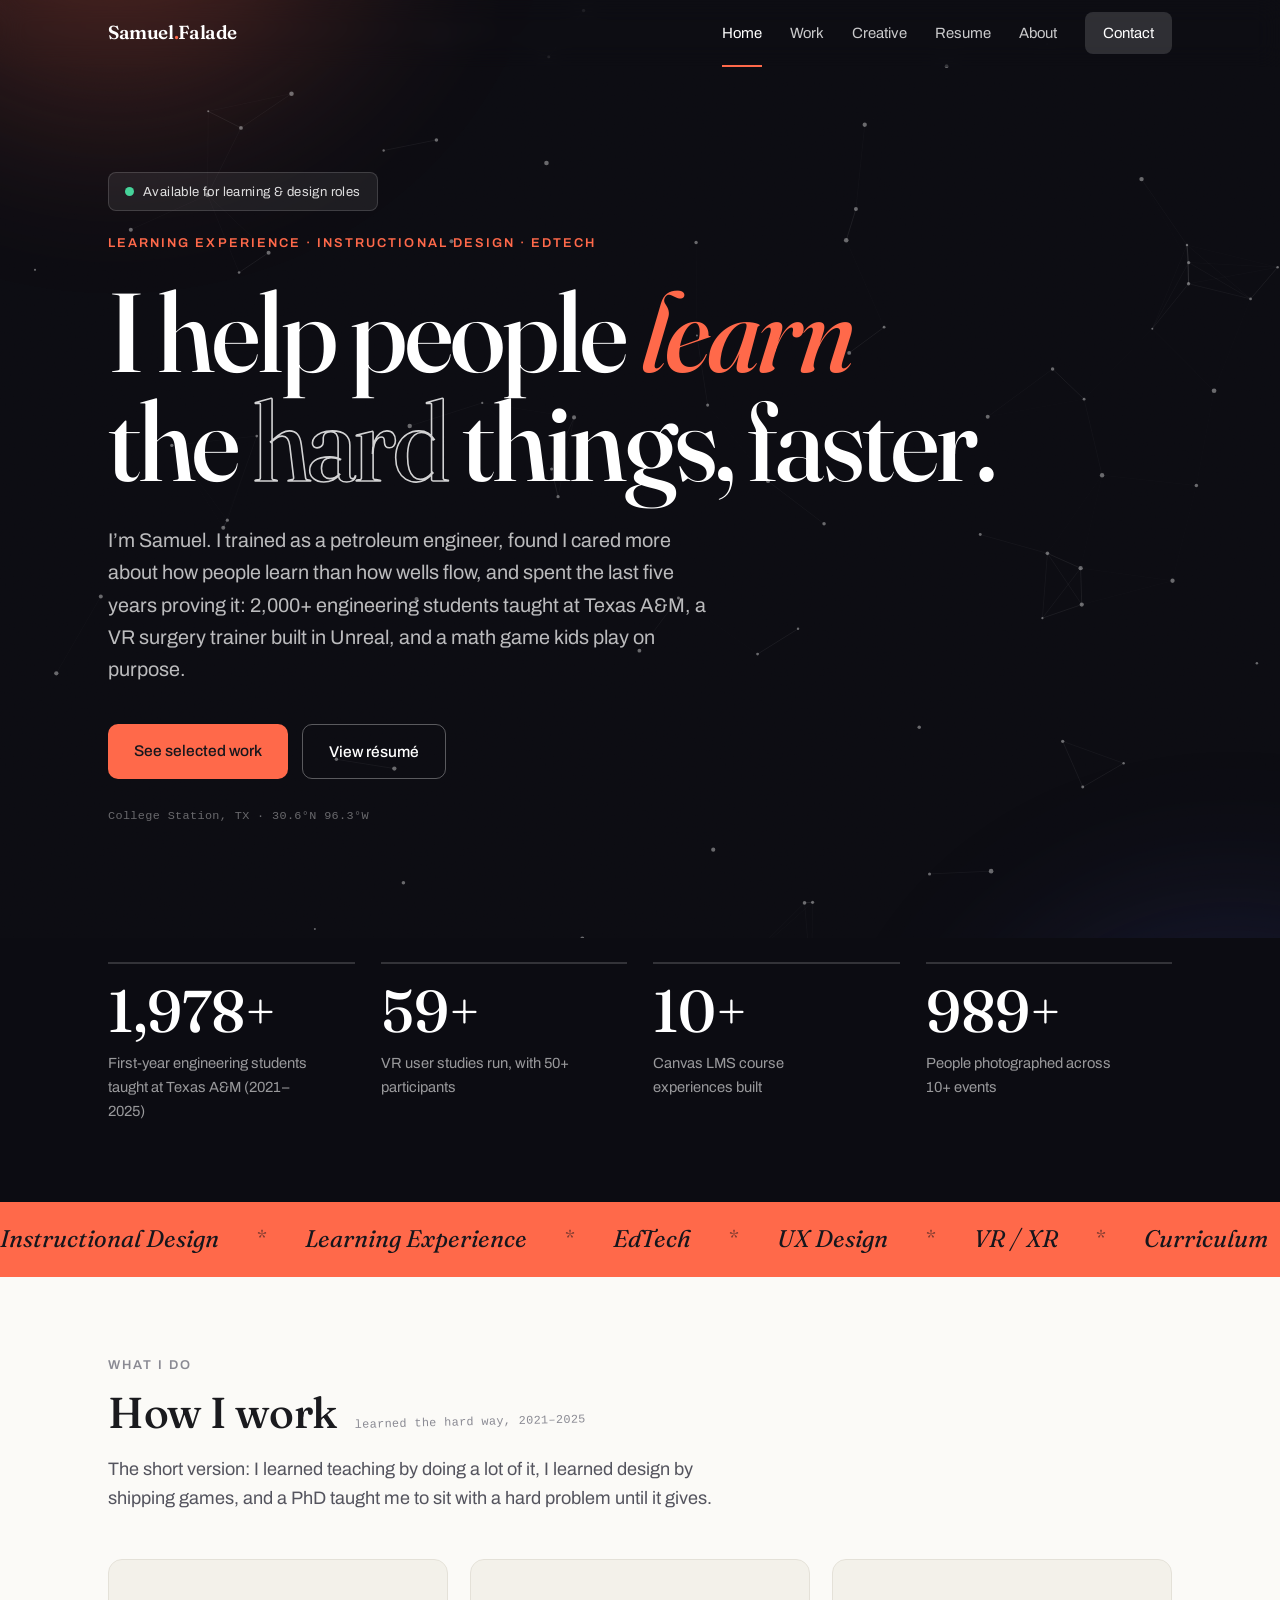
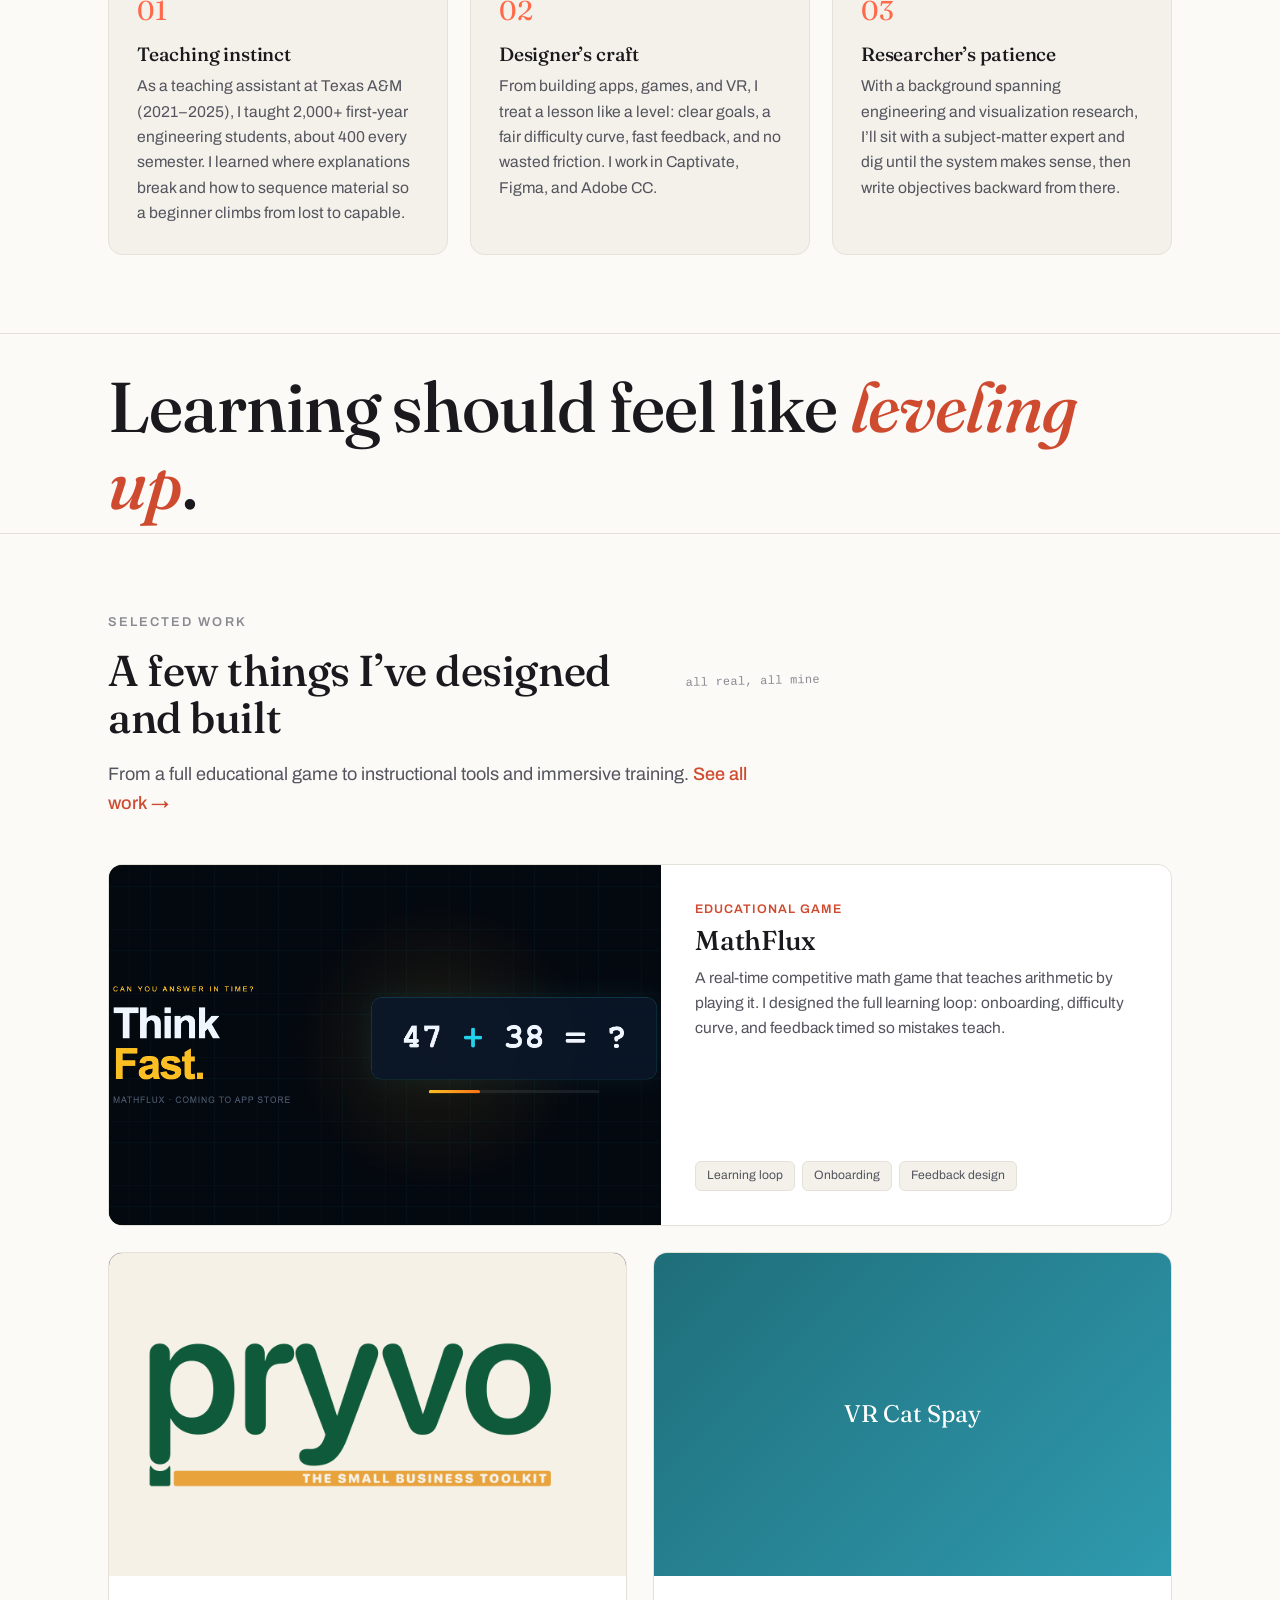
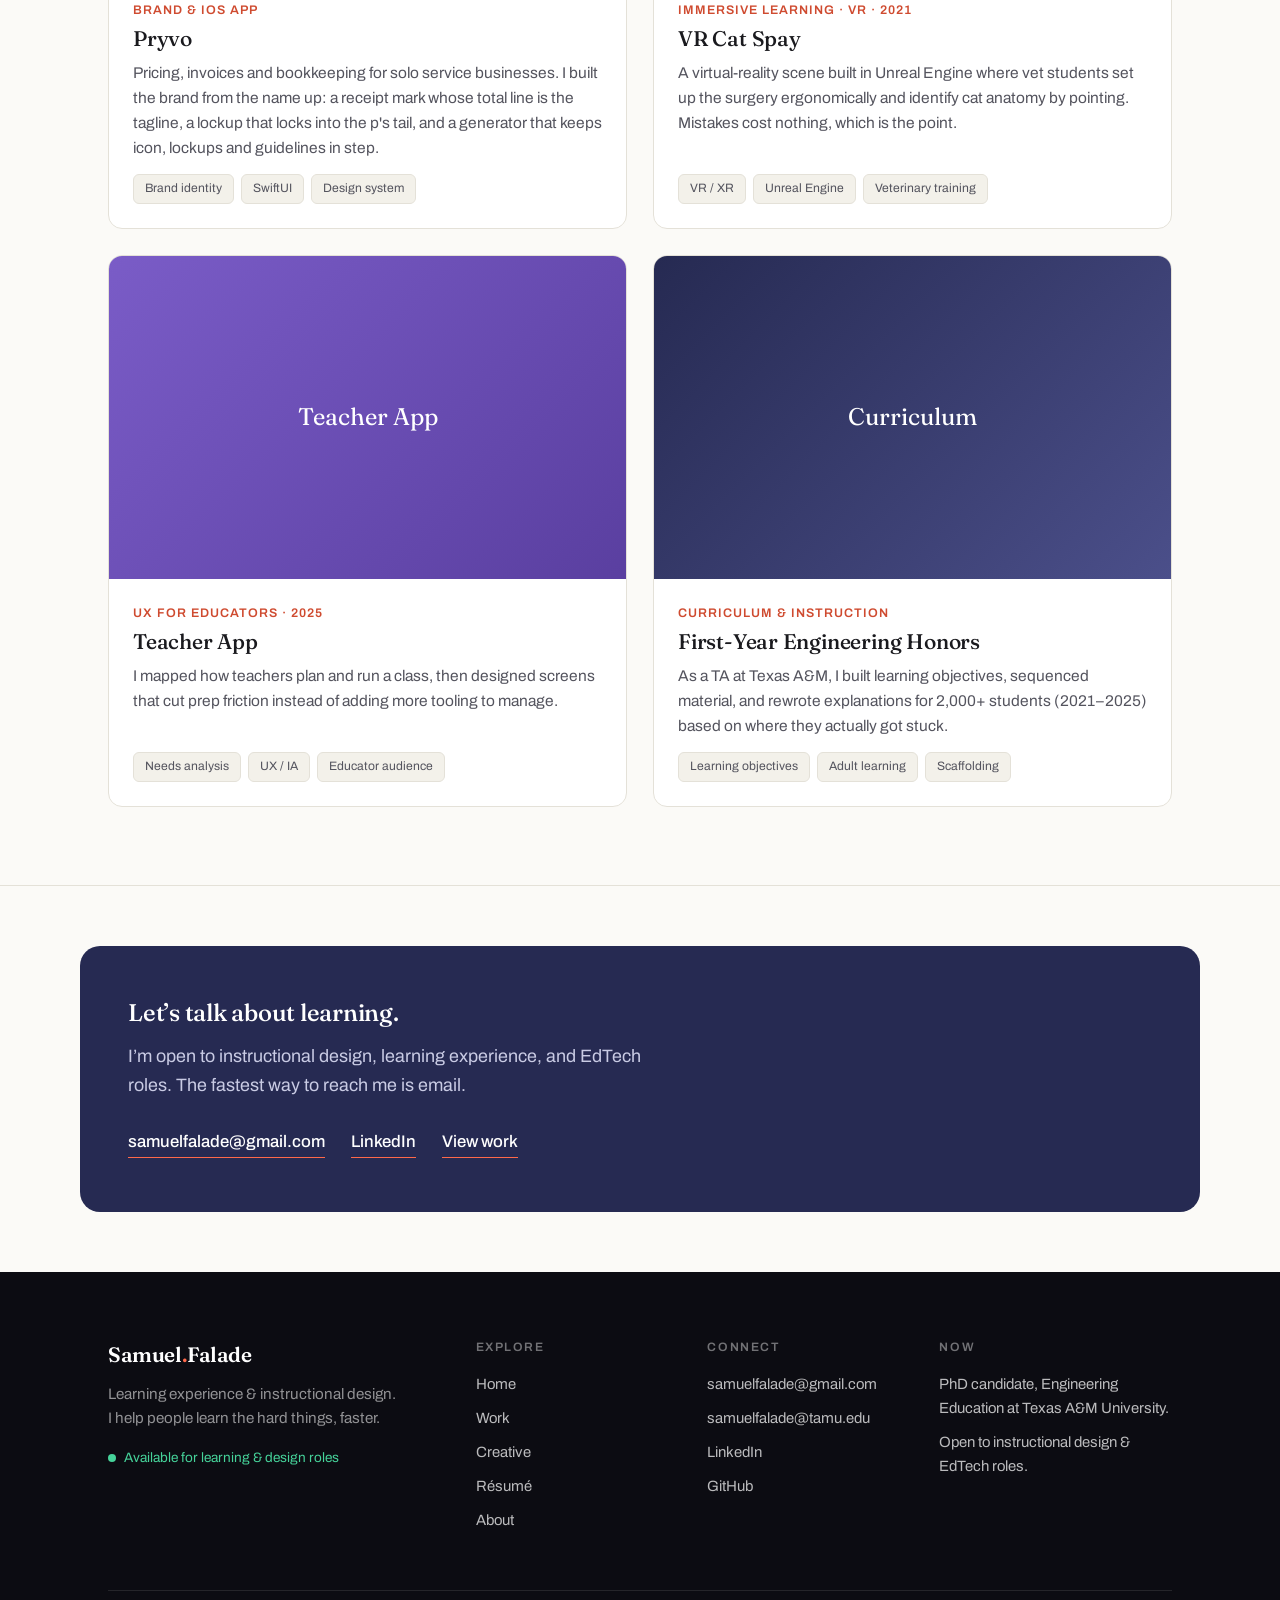
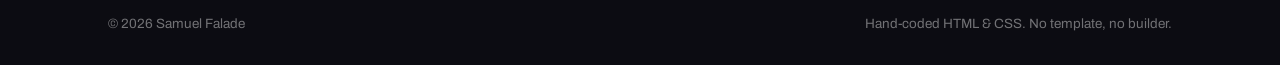
<file: index.html>
<!DOCTYPE html>
<html lang="en">
<head>
<meta charset="UTF-8" />
<meta name="viewport" content="width=device-width, initial-scale=1.0" />
<title>Samuel Falade · Learning Experience &amp; Instructional Design</title>
<meta name="description" content="Samuel Falade designs learning experiences: instructional design, EdTech, VR training, and educational games. Portfolio." />
<link rel="preconnect" href="https://fonts.googleapis.com" />
<link rel="preconnect" href="https://fonts.gstatic.com" crossorigin />
<link href="https://fonts.googleapis.com/css2?family=Fraunces:opsz,ital,wght@9..144,0,400;9..144,0,500;9..144,0,600;9..144,1,400;9..144,1,500&family=Archivo:wght@400;500;600;700&display=swap" rel="stylesheet" />
<link rel="stylesheet" href="styles.css" />
</head>
<body>

<nav class="site over-hero">
  <div class="wrap">
    <a class="brand" href="index.html">Samuel<span>.</span>Falade</a>
    <button class="menu-toggle" aria-label="Menu" onclick="document.getElementById('nav').classList.toggle('open')">&#9776;</button>
    <div class="navlinks" id="nav">
      <a href="index.html" class="active">Home</a>
      <a href="work.html">Work</a>
      <a href="creative.html">Creative</a>
      <a href="resume.html">Resume</a>
      <a href="about.html">About</a>
      <a class="btn" href="mailto:samuelfalade@gmail.com">Contact</a>
    </div>
  </div>
</nav>

<header class="hero-cine">
  <div class="glow"></div>
  <div class="grain"></div>
  <div class="hero-scroll">
  <div class="wrap">
    <span class="avail"><span class="dot"></span> Available for learning &amp; design roles</span>
    <div class="eyebrow" style="margin-top:22px;">Learning Experience &middot; Instructional Design &middot; EdTech</div>
    <h1>I help people <span class="it">learn</span><br>the <span class="out">hard</span> things, faster.</h1>
    <p class="lede">
      I&rsquo;m Samuel. I trained as a petroleum engineer, found I cared more about how people learn
      than how wells flow, and spent the last five years proving it: 2,000+ engineering students
      taught at Texas A&amp;M, a VR surgery trainer built in Unreal, and a math game kids play on purpose.
    </p>
    <div class="cta-row">
      <a class="btn-lg primary" href="work.html">See selected work</a>
      <a class="btn-lg ghost" href="resume.html">View r&eacute;sum&eacute;</a>
    </div>
    <div class="note-mono hero-note">College Station, TX &middot; 30.6&deg;N 96.3&deg;W</div>
  </div>
  </div>
</header>

<section class="stats-band">
  <div class="wrap">
    <div class="stats-grid">
      <div class="stat reveal"><div class="stat-num" data-target="2000" data-suffix="+">0</div><div class="stat-label">First-year engineering students taught at Texas A&amp;M (2021&ndash;2025)</div></div>
      <div class="stat reveal"><div class="stat-num" data-target="60" data-suffix="+">0</div><div class="stat-label">VR user studies run, with 50+ participants</div></div>
      <div class="stat reveal"><div class="stat-num" data-target="10" data-suffix="+">0</div><div class="stat-label">Canvas LMS course experiences built</div></div>
      <div class="stat reveal"><div class="stat-num" data-target="1000" data-suffix="+">0</div><div class="stat-label">People photographed across 10+ events</div></div>
    </div>
  </div>
</section>

<div class="marquee" aria-hidden="true">
  <div class="track">
    <span class="item">Instructional Design</span><span class="item">Learning Experience</span><span class="item">EdTech</span><span class="item">UX Design</span><span class="item">VR / XR</span><span class="item">Curriculum</span>
    <span class="item">Instructional Design</span><span class="item">Learning Experience</span><span class="item">EdTech</span><span class="item">UX Design</span><span class="item">VR / XR</span><span class="item">Curriculum</span>
  </div>
</div>

<section>
  <div class="wrap">
    <div class="sec-label reveal">What I do</div>
    <div class="sec-head-row reveal"><h2>How I work</h2><span class="note-mono">learned the hard way, 2021&ndash;2025</span></div>
    <p class="sec-intro reveal">
      The short version: I learned teaching by doing a lot of it, I learned design by shipping
      games, and a PhD taught me to sit with a hard problem until it gives.
    </p>
    <div class="pillars">
      <div class="pillar reveal">
        <div class="n">01</div>
        <h3>Teaching instinct</h3>
        <p>As a teaching assistant at Texas A&amp;M (2021&ndash;2025), I taught 2,000+ first-year engineering
        students, about 400 every semester. I learned where explanations break and how to sequence material
        so a beginner climbs from lost to capable.</p>
      </div>
      <div class="pillar reveal">
        <div class="n">02</div>
        <h3>Designer&rsquo;s craft</h3>
        <p>From building apps, games, and VR, I treat a lesson like a level: clear goals, a fair
        difficulty curve, fast feedback, and no wasted friction. I work in Captivate, Figma, and Adobe CC.</p>
      </div>
      <div class="pillar reveal">
        <div class="n">03</div>
        <h3>Researcher&rsquo;s patience</h3>
        <p>With a background spanning engineering and visualization research, I&rsquo;ll sit with a
        subject-matter expert and dig until the system makes sense, then write objectives backward from there.</p>
      </div>
    </div>
  </div>
</section>

<section class="statement">
  <div class="wrap">
    <p class="big-say reveal">Learning should feel like <em>leveling up</em>.</p>
  </div>
</section>

<section>
  <div class="wrap">
    <div class="sec-label reveal">Selected work</div>
    <div class="sec-head-row reveal"><h2>A few things I&rsquo;ve designed and built</h2><span class="note-mono">all real, all mine</span></div>
    <p class="sec-intro reveal">From a full educational game to instructional tools and immersive training. <a href="work.html" style="color:var(--accent-deep);font-weight:500;">See all work &rarr;</a></p>
    <div class="grid">

      <a class="proj-card featured reveal" href="https://samuelfalade.github.io/mathflux/" target="_blank" rel="noopener">
        <div class="ph has-img"><img src="assets/mathflux.png" alt="MathFlux · Think Fast, a timed mental-math challenge"></div>
        <div class="body">
          <div class="kicker">Educational game</div>
          <h3>MathFlux</h3>
          <p>A real-time competitive math game that teaches arithmetic by playing it. I designed the full
          learning loop: onboarding, difficulty curve, and feedback timed so mistakes teach.</p>
          <div class="chips"><span class="chip">Learning loop</span><span class="chip">Onboarding</span><span class="chip">Feedback design</span></div>
        </div>
      </a>

      <a class="proj-card reveal" href="https://samuelfalade.github.io/pryvo-brand/" target="_blank" rel="noopener">
        <div class="ph has-img"><img src="assets/pryvo.png" alt="Pryvo, the small business toolkit: receipt mark, wordmark and tagline bar"></div>
        <div class="body">
          <div class="kicker">Brand &amp; iOS app</div>
          <h3>Pryvo</h3>
          <p>Pricing, invoices and bookkeeping for solo service businesses. I built the brand from the
          name up: a receipt mark whose total line is the tagline, a lockup that locks into the p's tail,
          and a generator that keeps icon, lockups and guidelines in step.</p>
          <div class="chips"><span class="chip">Brand identity</span><span class="chip">SwiftUI</span><span class="chip">Design system</span></div>
        </div>
      </a>

      <a class="proj-card reveal" href="work.html">
        <div class="ph g-teal">VR Cat Spay</div>
        <div class="body">
          <div class="kicker">Immersive learning &middot; VR &middot; 2021</div>
          <h3>VR Cat Spay</h3>
          <p>A virtual-reality scene built in Unreal Engine where vet students set up the surgery
          ergonomically and identify cat anatomy by pointing. Mistakes cost nothing, which is the point.</p>
          <div class="chips"><span class="chip">VR / XR</span><span class="chip">Unreal Engine</span><span class="chip">Veterinary training</span></div>
        </div>
      </a>

      <a class="proj-card reveal" href="work.html">
        <div class="ph g-violet">Teacher App</div>
        <div class="body">
          <div class="kicker">UX for educators &middot; 2025</div>
          <h3>Teacher App</h3>
          <p>I mapped how teachers plan and run a class, then designed screens that cut prep
          friction instead of adding more tooling to manage.</p>
          <div class="chips"><span class="chip">Needs analysis</span><span class="chip">UX / IA</span><span class="chip">Educator audience</span></div>
        </div>
      </a>

      <a class="proj-card reveal" href="work.html">
        <div class="ph g-indigo">Curriculum</div>
        <div class="body">
          <div class="kicker">Curriculum &amp; instruction</div>
          <h3>First-Year Engineering Honors</h3>
          <p>As a TA at Texas A&amp;M, I built learning objectives, sequenced material, and rewrote
          explanations for 2,000+ students (2021&ndash;2025) based on where they actually got stuck.</p>
          <div class="chips"><span class="chip">Learning objectives</span><span class="chip">Adult learning</span><span class="chip">Scaffolding</span></div>
        </div>
      </a>

    </div>
  </div>
</section>

<div class="band">
  <h2 class="reveal">Let&rsquo;s talk about learning.</h2>
  <p class="reveal">I&rsquo;m open to instructional design, learning experience, and EdTech roles. The fastest way to reach me is email.</p>
  <div class="links reveal">
    <a href="mailto:samuelfalade@gmail.com">samuelfalade@gmail.com</a>
    <a href="https://www.linkedin.com/in/samuelfalade/" target="_blank" rel="noopener">LinkedIn</a>
    <a href="work.html">View work</a>
  </div>
</div>

<footer class="site-footer reveal">
  <div class="wrap">
    <div class="foot-grid">
      <div class="foot-brand">
        <div class="brand">Samuel<span>.</span>Falade</div>
        <p>Learning experience &amp; instructional design. I help people learn the hard things, faster.</p>
        <span class="foot-avail"><span class="dot"></span> Available for learning &amp; design roles</span>
      </div>
      <div class="foot-col">
        <h5>Explore</h5>
        <a href="index.html">Home</a>
        <a href="work.html">Work</a>
        <a href="creative.html">Creative</a>
        <a href="resume.html">R&eacute;sum&eacute;</a>
        <a href="about.html">About</a>
      </div>
      <div class="foot-col">
        <h5>Connect</h5>
        <a href="mailto:samuelfalade@gmail.com">samuelfalade@gmail.com</a>
        <a href="mailto:samuelfalade@tamu.edu">samuelfalade@tamu.edu</a>
        <a href="https://www.linkedin.com/in/samuelfalade/" target="_blank" rel="noopener">LinkedIn</a>
        <a href="https://github.com/samuelfalade" target="_blank" rel="noopener">GitHub</a>
      </div>
      <div class="foot-col">
        <h5>Now</h5>
        <p>PhD candidate, Engineering Education at Texas A&amp;M University.</p>
        <p>Open to instructional design &amp; EdTech roles.</p>
      </div>
    </div>
    <div class="foot-base">
      <span>&copy; 2026 Samuel Falade</span>
      <span>Hand-coded HTML &amp; CSS. No template, no builder.</span>
    </div>
  </div>
</footer>

<script src="site.js"></script>
<script src="immersive.js" defer></script>
</body>
</html>
</file>
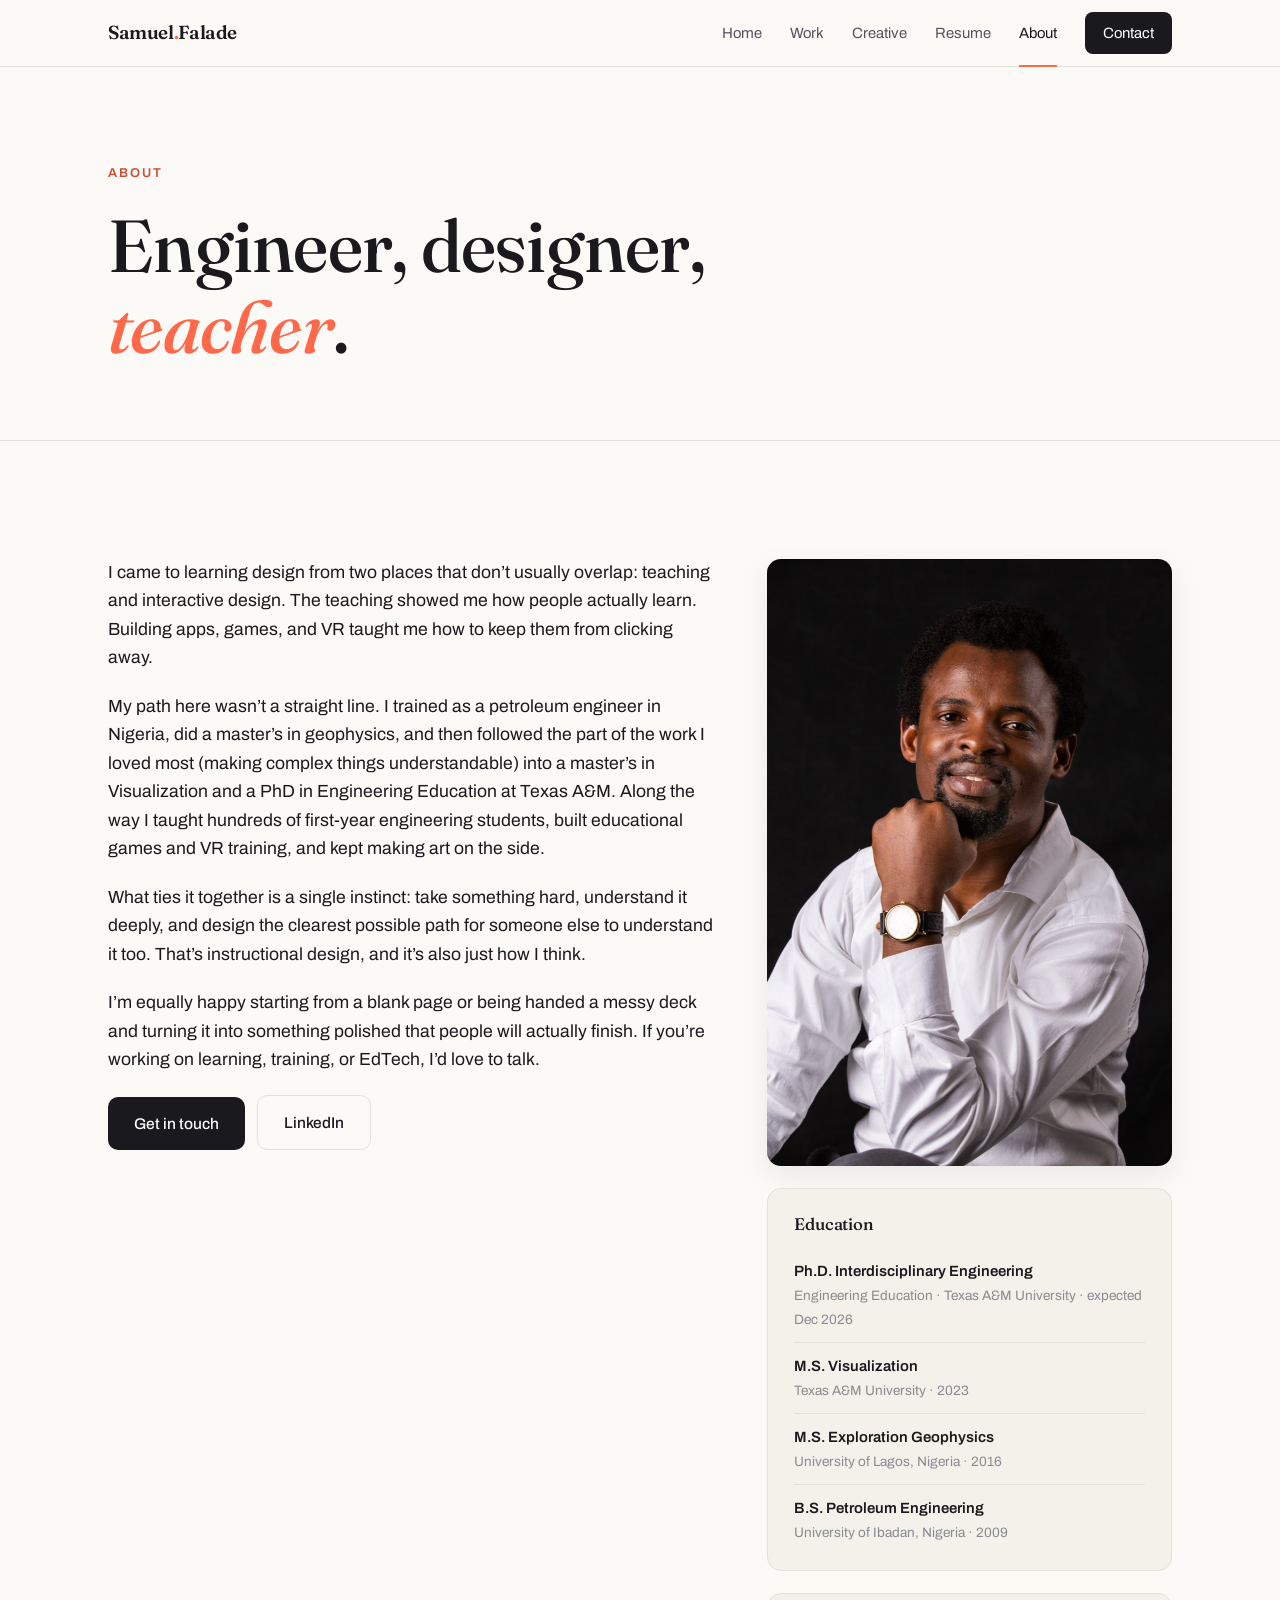
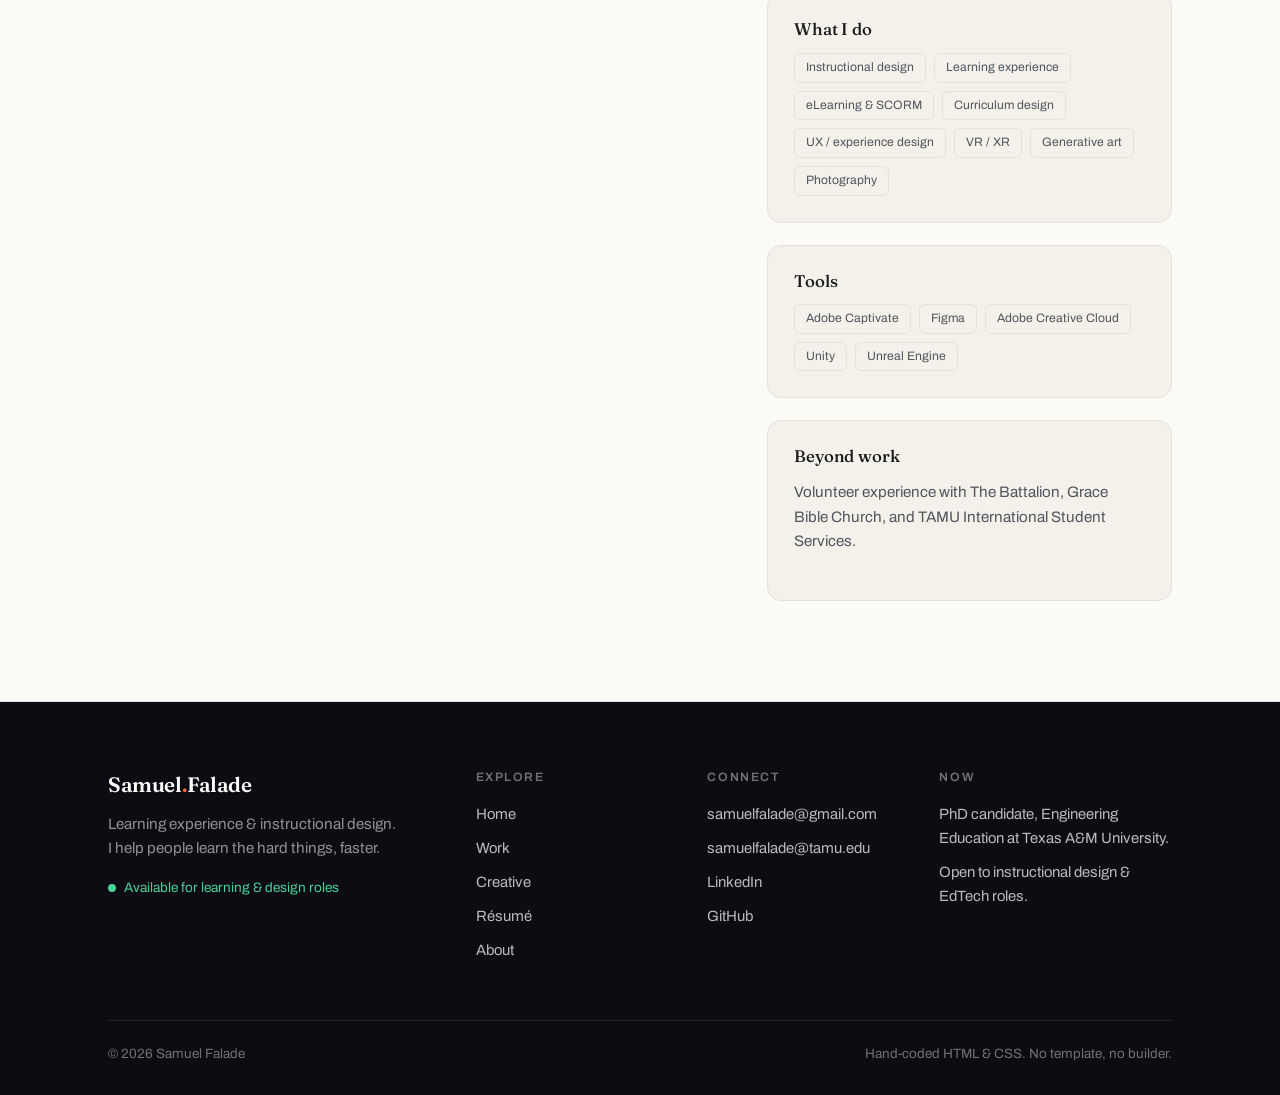
<file: about.html>
<!DOCTYPE html>
<html lang="en">
<head>
<meta charset="UTF-8" />
<meta name="viewport" content="width=device-width, initial-scale=1.0" />
<title>About · Samuel Falade</title>
<meta name="description" content="Samuel Falade: engineer, learning &amp; experience designer, and EdTech enthusiast. Background, education, and skills." />
<link rel="preconnect" href="https://fonts.googleapis.com" />
<link rel="preconnect" href="https://fonts.gstatic.com" crossorigin />
<link href="https://fonts.googleapis.com/css2?family=Fraunces:opsz,ital,wght@9..144,0,400;9..144,0,500;9..144,0,600;9..144,1,400;9..144,1,500&family=Archivo:wght@400;500;600;700&display=swap" rel="stylesheet" />
<link rel="stylesheet" href="styles.css" />
</head>
<body>

<nav class="site">
  <div class="wrap">
    <a class="brand" href="index.html">Samuel<span>.</span>Falade</a>
    <button class="menu-toggle" aria-label="Menu" onclick="document.getElementById('nav').classList.toggle('open')">&#9776;</button>
    <div class="navlinks" id="nav">
      <a href="index.html">Home</a>
      <a href="work.html">Work</a>
      <a href="creative.html">Creative</a>
      <a href="resume.html">Resume</a>
      <a href="about.html" class="active">About</a>
      <a class="btn" href="mailto:samuelfalade@gmail.com">Contact</a>
    </div>
  </div>
</nav>

<header class="hero">
  <div class="wrap">
    <div class="eyebrow">About</div>
    <h1>Engineer, designer, <em>teacher</em>.</h1>
  </div>
</header>

<section>
  <div class="wrap">
    <div class="about-grid">
      <div>
        <p>
          I came to learning design from two places that don&rsquo;t usually overlap: teaching and
          interactive design. The teaching showed me how people actually learn. Building apps, games,
          and VR taught me how to keep them from clicking away.
        </p>
        <p>
          My path here wasn&rsquo;t a straight line. I trained as a petroleum engineer in Nigeria, did a
          master&rsquo;s in geophysics, and then followed the part of the work I loved most (making complex
          things understandable) into a master&rsquo;s in Visualization and a PhD in Engineering Education
          at Texas A&amp;M. Along the way I taught hundreds of first-year engineering students, built
          educational games and VR training, and kept making art on the side.
        </p>
        <p>
          What ties it together is a single instinct: take something hard, understand it deeply, and
          design the clearest possible path for someone else to understand it too. That&rsquo;s instructional
          design, and it&rsquo;s also just how I think.
        </p>
        <p>
          I&rsquo;m equally happy starting from a blank page or being handed a messy deck and turning it into
          something polished that people will actually finish. If you&rsquo;re working on learning, training,
          or EdTech, I&rsquo;d love to talk.
        </p>
        <p style="margin-top:8px;">
          <a class="btn-lg primary" href="mailto:samuelfalade@gmail.com">Get in touch</a>
          <a class="btn-lg ghost" href="https://www.linkedin.com/in/samuelfalade/" target="_blank" rel="noopener" style="margin-left:8px;">LinkedIn</a>
        </p>
      </div>

      <div>
        <img class="portrait reveal" src="assets/portrait.jpg" alt="Samuel Falade" />
        <div class="side-card reveal">
          <h4>Education</h4>
          <div class="row"><b>Ph.D. Interdisciplinary Engineering</b><span>Engineering Education &middot; Texas A&amp;M University &middot; expected Dec 2026</span></div>
          <div class="row"><b>M.S. Visualization</b><span>Texas A&amp;M University &middot; 2023</span></div>
          <div class="row"><b>M.S. Exploration Geophysics</b><span>University of Lagos, Nigeria &middot; 2016</span></div>
          <div class="row"><b>B.S. Petroleum Engineering</b><span>University of Ibadan, Nigeria &middot; 2009</span></div>
        </div>

        <div class="side-card reveal">
          <h4>What I do</h4>
          <div class="taglist">
            <span class="chip">Instructional design</span>
            <span class="chip">Learning experience</span>
            <span class="chip">eLearning &amp; SCORM</span>
            <span class="chip">Curriculum design</span>
            <span class="chip">UX / experience design</span>
            <span class="chip">VR / XR</span>
            <span class="chip">Generative art</span>
            <span class="chip">Photography</span>
          </div>
        </div>

        <div class="side-card reveal">
          <h4>Tools</h4>
          <div class="taglist">
            <span class="chip">Adobe Captivate</span>
            <span class="chip">Figma</span>
            <span class="chip">Adobe Creative Cloud</span>
            <span class="chip">Unity</span>
            <span class="chip">Unreal Engine</span>
          </div>
        </div>

        <div class="side-card reveal">
          <h4>Beyond work</h4>
          <p style="font-size:.95rem;color:var(--soft);">
            Volunteer experience with The Battalion, Grace Bible Church, and TAMU International Student Services.
          </p>
        </div>
      </div>
    </div>
  </div>
</section>

<footer class="site-footer reveal">
  <div class="wrap">
    <div class="foot-grid">
      <div class="foot-brand">
        <div class="brand">Samuel<span>.</span>Falade</div>
        <p>Learning experience &amp; instructional design. I help people learn the hard things, faster.</p>
        <span class="foot-avail"><span class="dot"></span> Available for learning &amp; design roles</span>
      </div>
      <div class="foot-col">
        <h5>Explore</h5>
        <a href="index.html">Home</a>
        <a href="work.html">Work</a>
        <a href="creative.html">Creative</a>
        <a href="resume.html">R&eacute;sum&eacute;</a>
        <a href="about.html">About</a>
      </div>
      <div class="foot-col">
        <h5>Connect</h5>
        <a href="mailto:samuelfalade@gmail.com">samuelfalade@gmail.com</a>
        <a href="mailto:samuelfalade@tamu.edu">samuelfalade@tamu.edu</a>
        <a href="https://www.linkedin.com/in/samuelfalade/" target="_blank" rel="noopener">LinkedIn</a>
        <a href="https://github.com/samuelfalade" target="_blank" rel="noopener">GitHub</a>
      </div>
      <div class="foot-col">
        <h5>Now</h5>
        <p>PhD candidate, Engineering Education at Texas A&amp;M University.</p>
        <p>Open to instructional design &amp; EdTech roles.</p>
      </div>
    </div>
    <div class="foot-base">
      <span>&copy; 2026 Samuel Falade</span>
      <span>Hand-coded HTML &amp; CSS. No template, no builder.</span>
    </div>
  </div>
</footer>

<script src="site.js"></script>
<script src="immersive.js" defer></script>
</body>
</html>
</file>
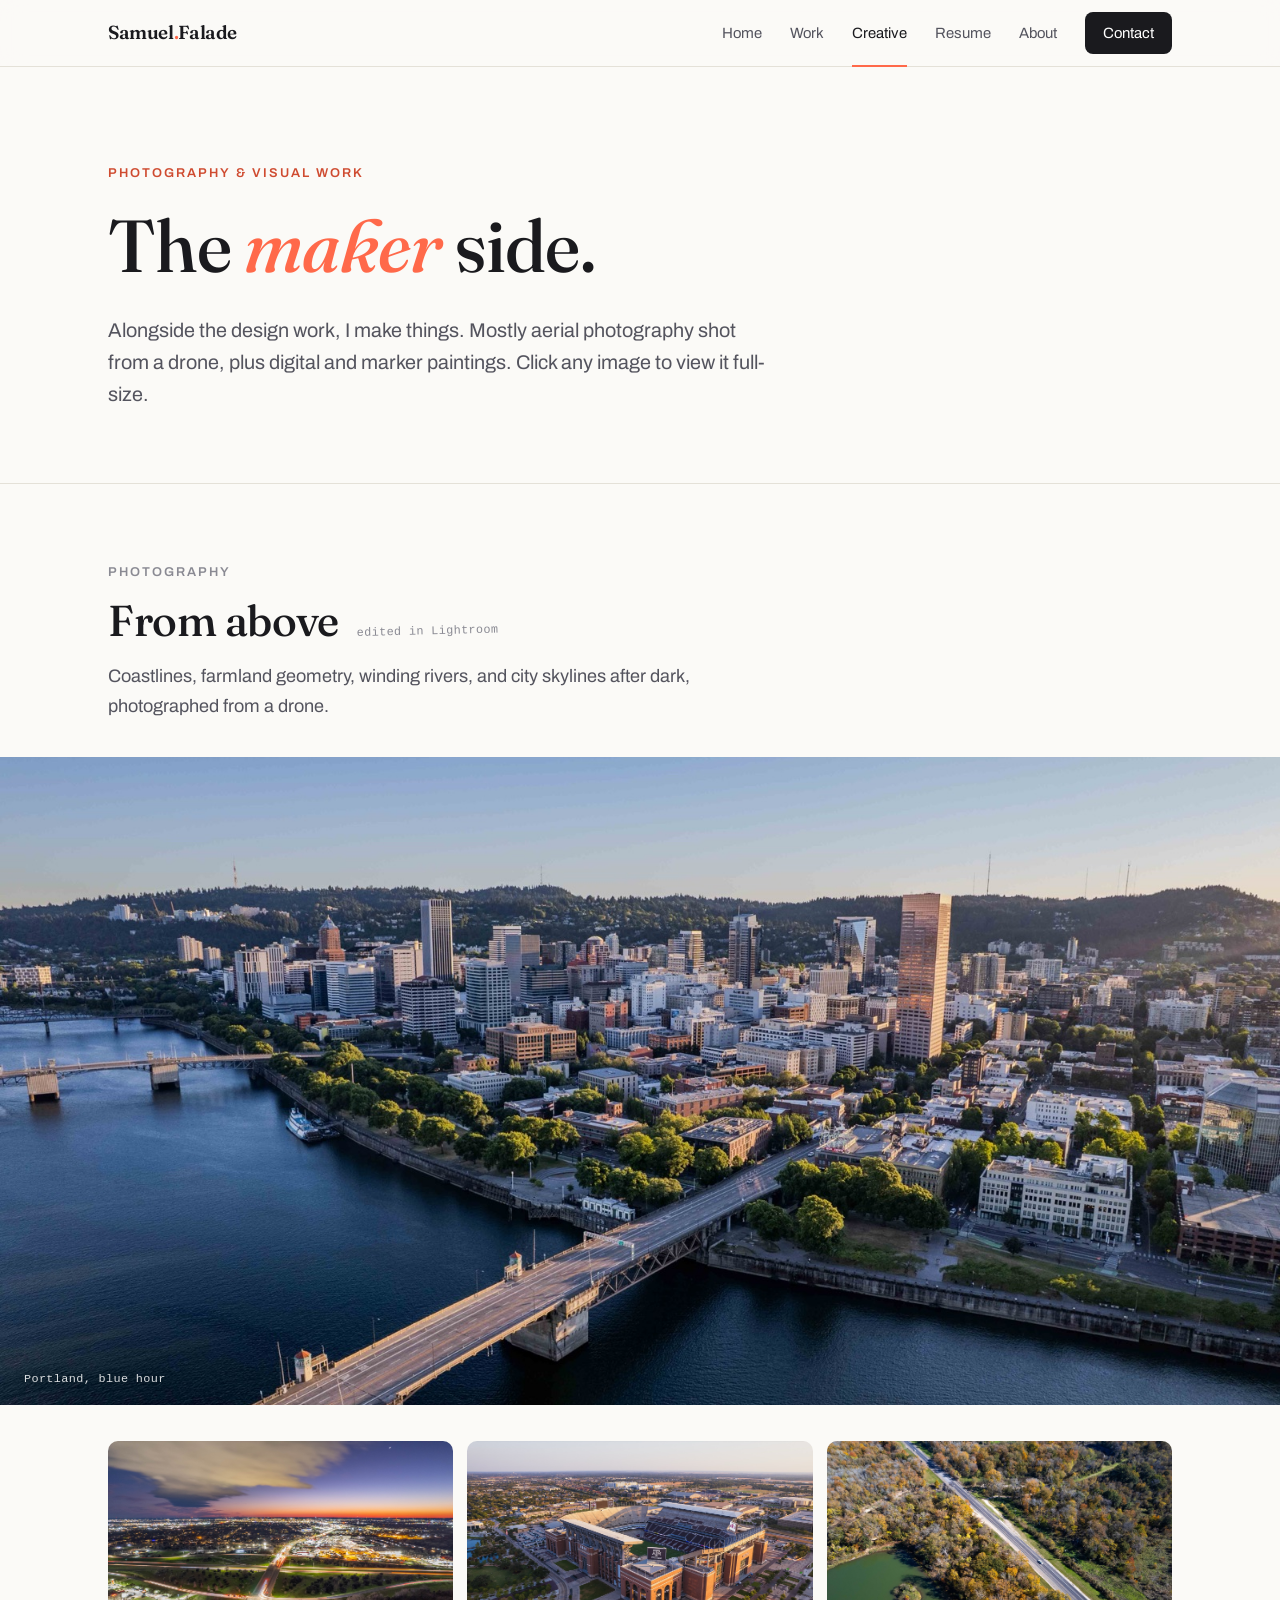
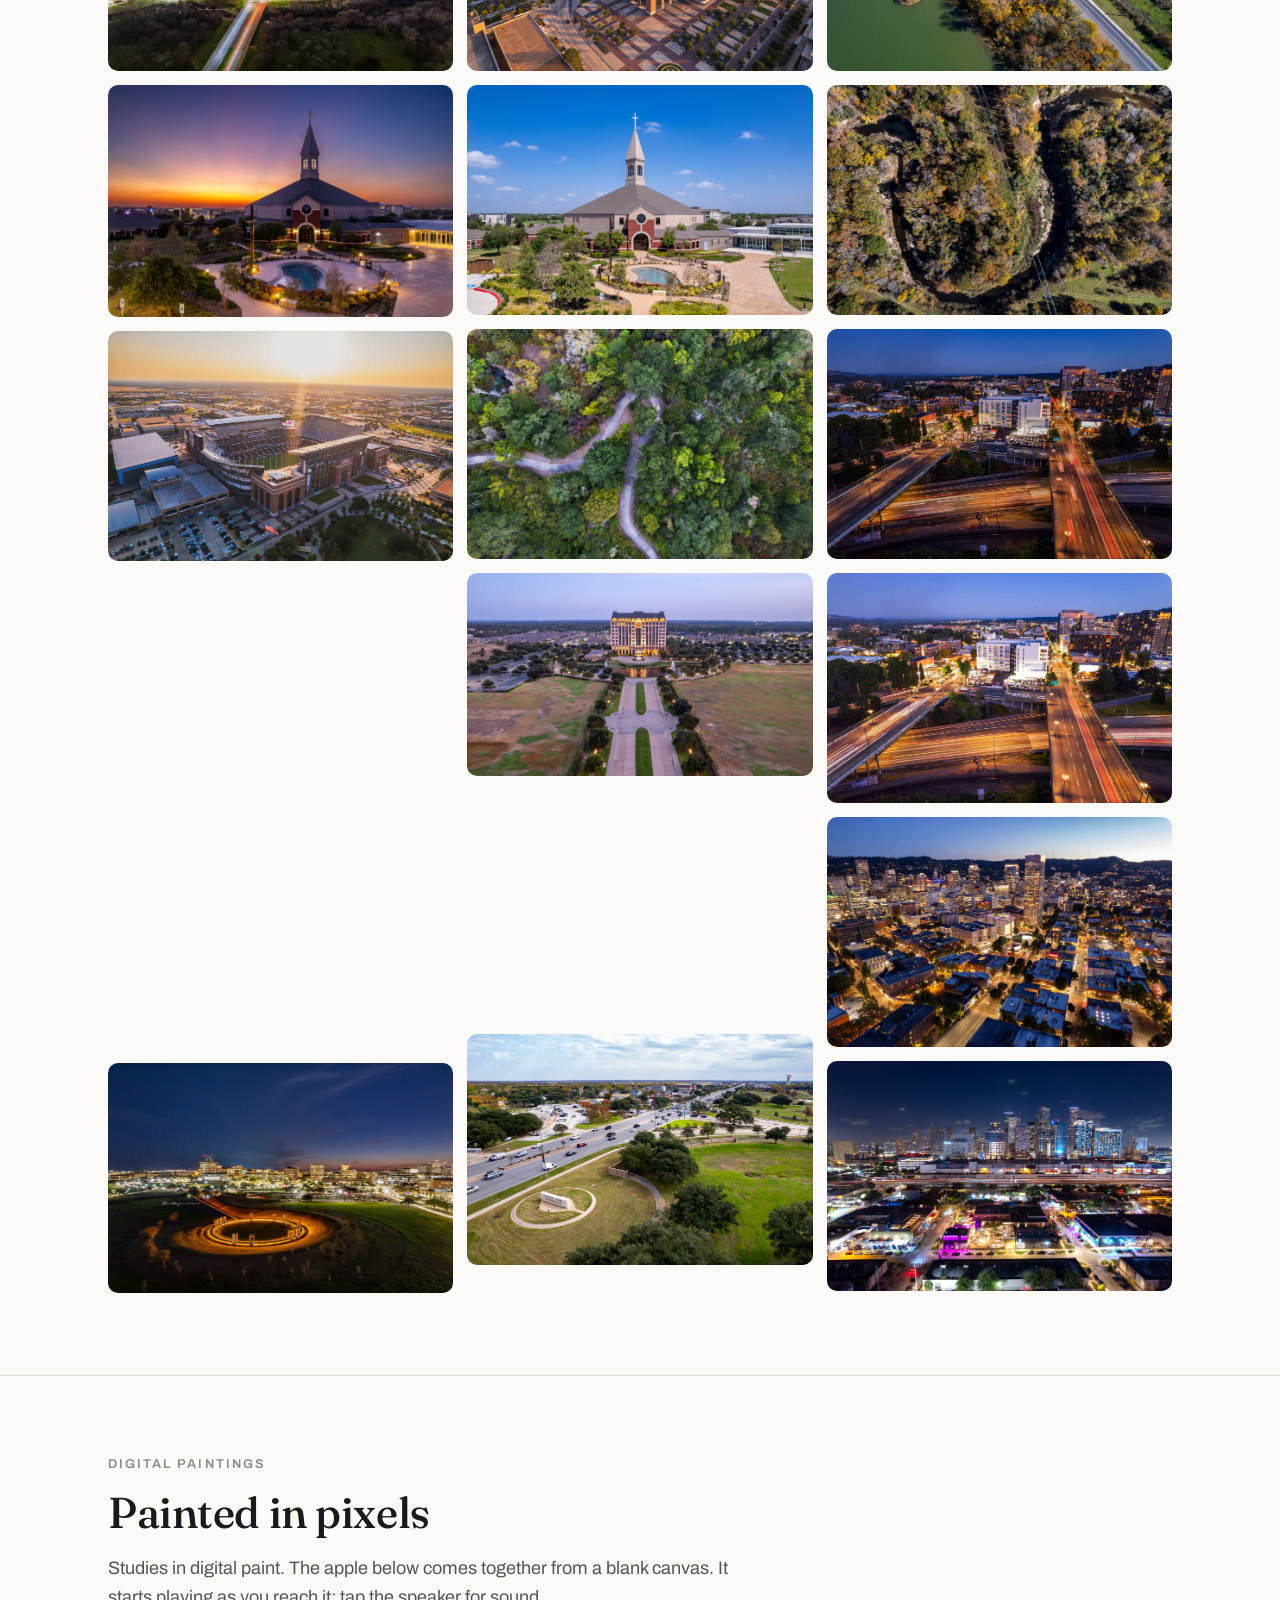
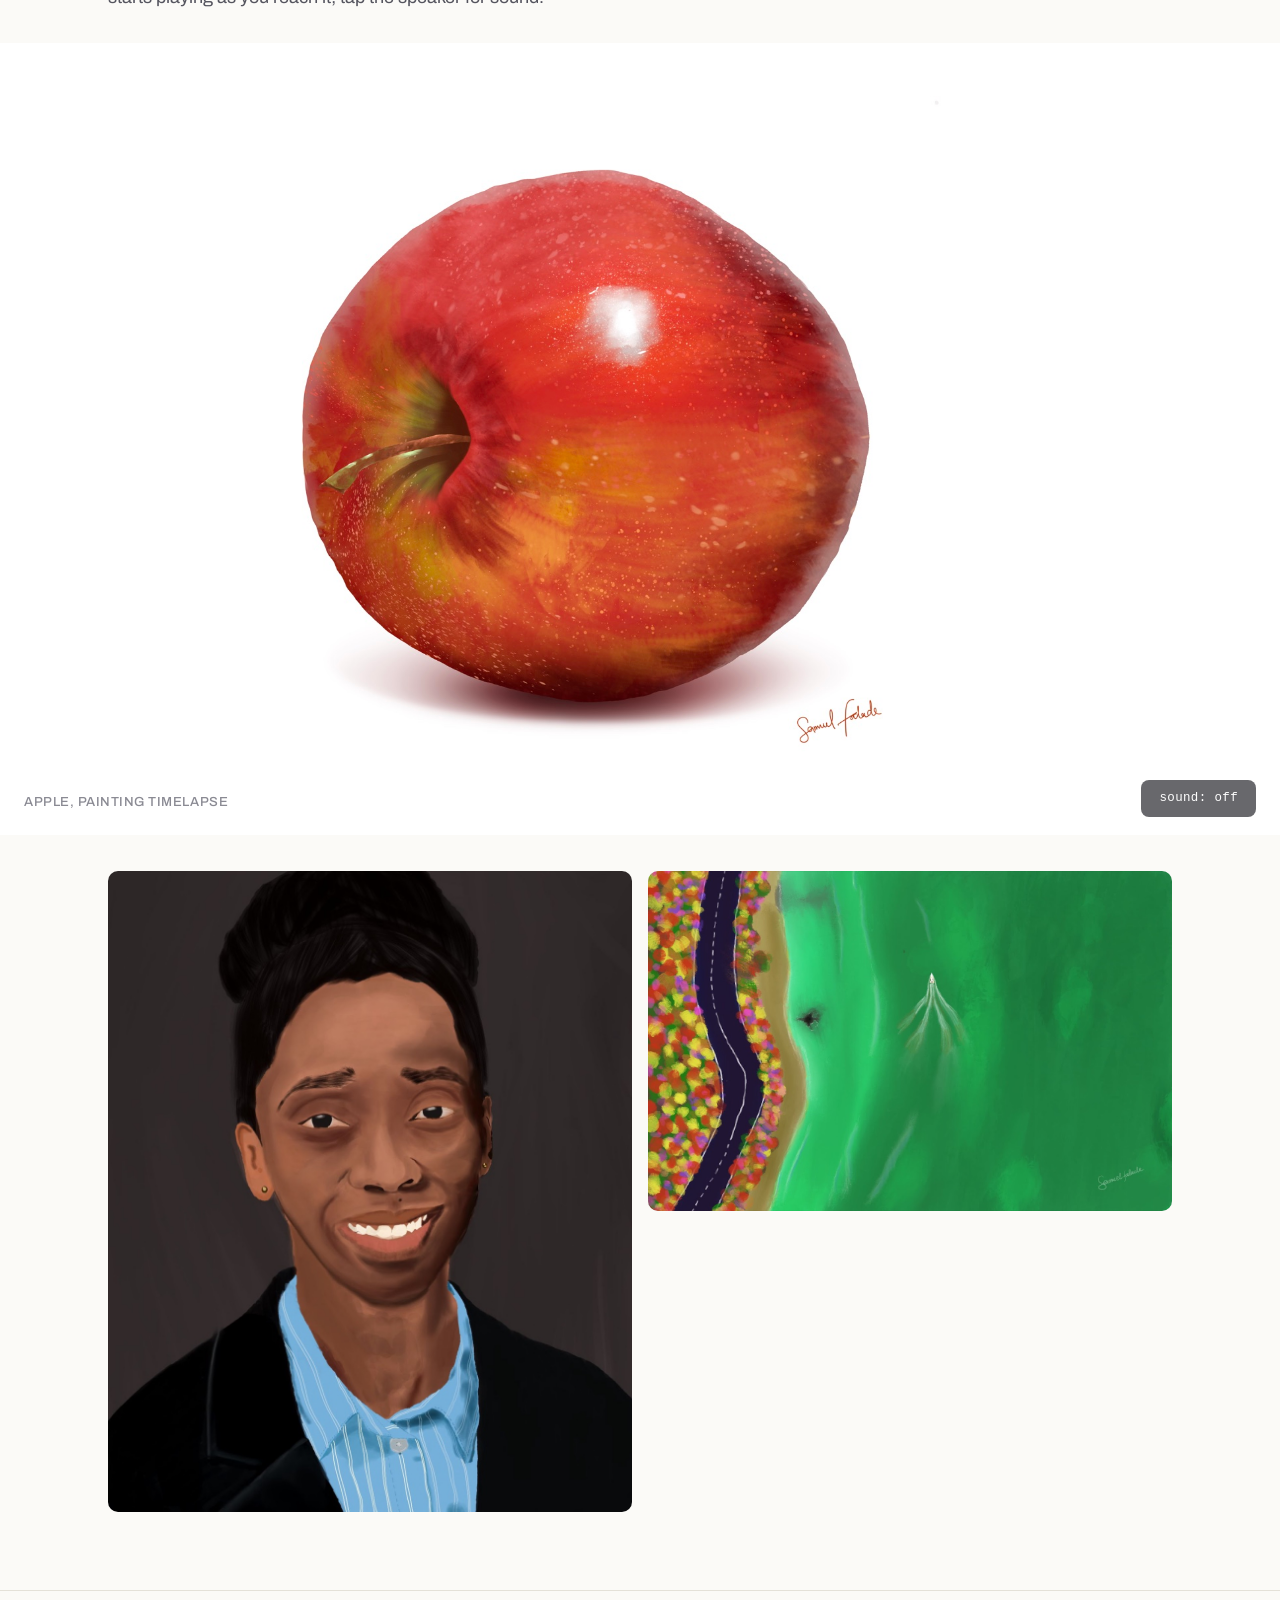
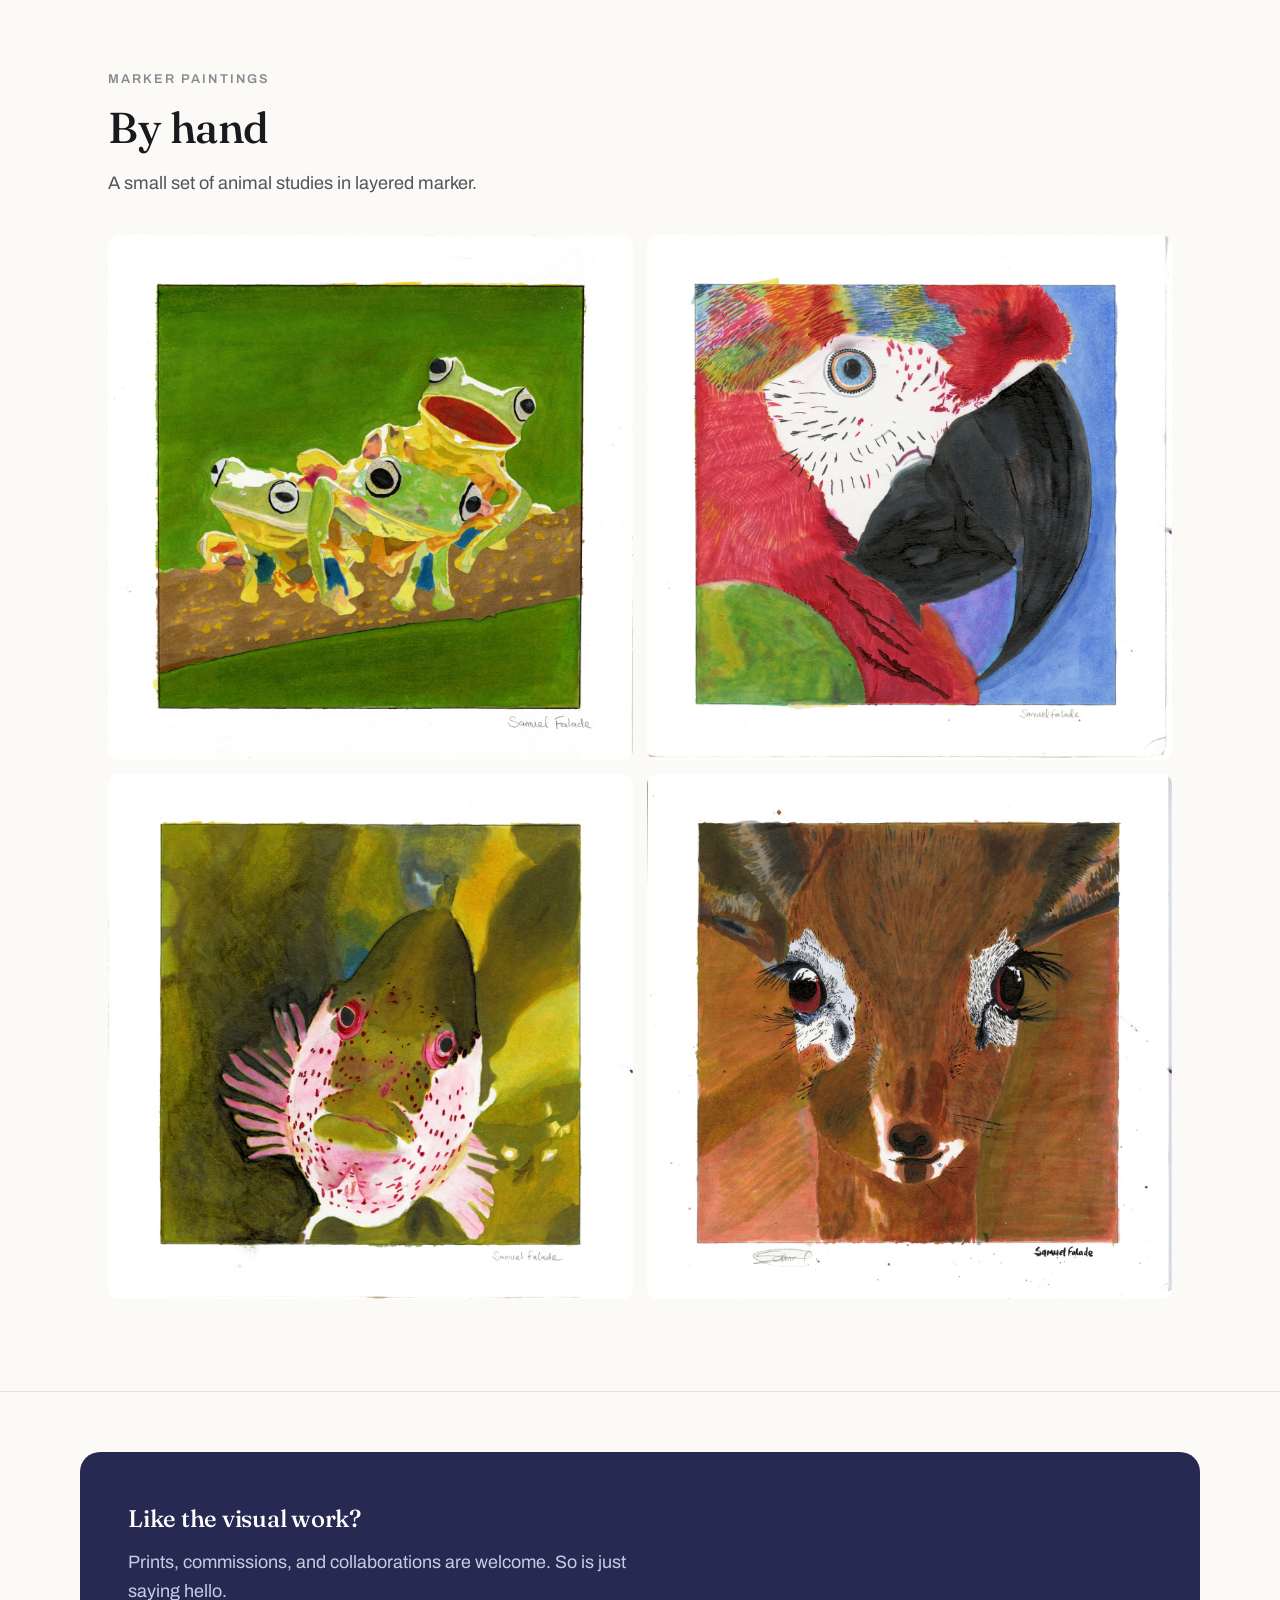
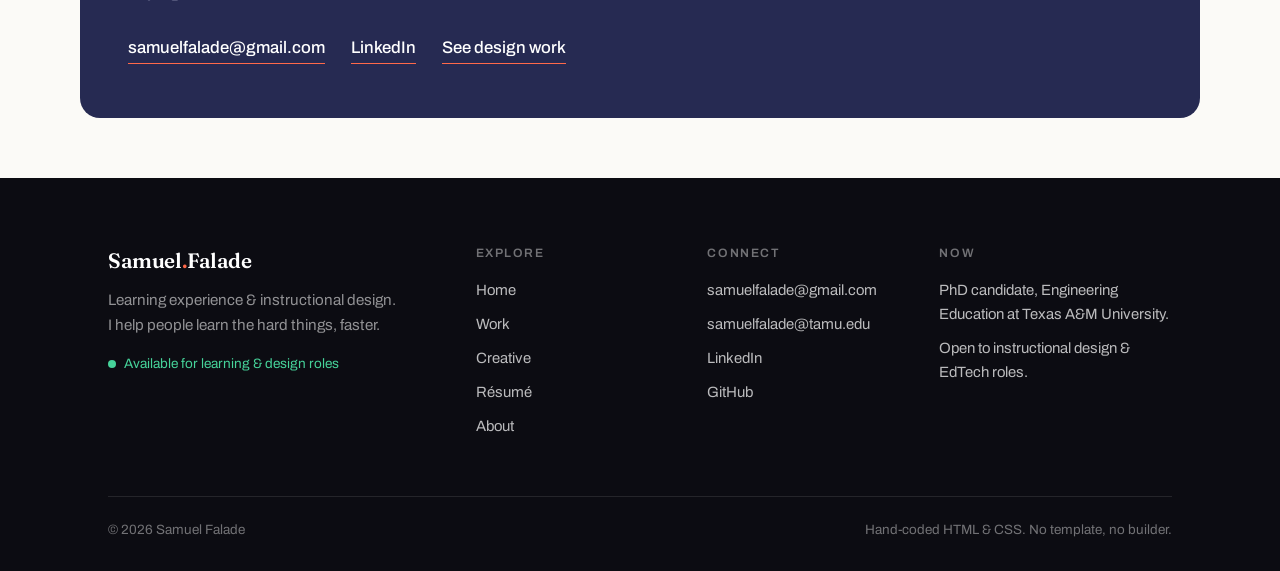
<file: creative.html>
<!DOCTYPE html>
<html lang="en">
<head>
<meta charset="UTF-8" />
<meta name="viewport" content="width=device-width, initial-scale=1.0" />
<title>Creative · Samuel Falade</title>
<meta name="description" content="Aerial photography and marker paintings by Samuel Falade." />
<link rel="preconnect" href="https://fonts.googleapis.com" />
<link rel="preconnect" href="https://fonts.gstatic.com" crossorigin />
<link href="https://fonts.googleapis.com/css2?family=Fraunces:opsz,ital,wght@9..144,0,400;9..144,0,500;9..144,0,600;9..144,1,400;9..144,1,500&family=Archivo:wght@400;500;600;700&display=swap" rel="stylesheet" />
<link rel="stylesheet" href="styles.css" />
</head>
<body>

<nav class="site">
  <div class="wrap">
    <a class="brand" href="index.html">Samuel<span>.</span>Falade</a>
    <button class="menu-toggle" aria-label="Menu" onclick="document.getElementById('nav').classList.toggle('open')">&#9776;</button>
    <div class="navlinks" id="nav">
      <a href="index.html">Home</a>
      <a href="work.html">Work</a>
      <a href="creative.html" class="active">Creative</a>
      <a href="resume.html">Resume</a>
      <a href="about.html">About</a>
      <a class="btn" href="mailto:samuelfalade@gmail.com">Contact</a>
    </div>
  </div>
</nav>

<header class="hero">
  <div class="wrap">
    <div class="eyebrow">Photography &amp; Visual Work</div>
    <h1>The <em>maker</em> side.</h1>
    <p class="lede">
      Alongside the design work, I make things. Mostly aerial photography shot from a drone,
      plus digital and marker paintings. Click any image to view it full-size.
    </p>
  </div>
</header>

<section>
  <div class="wrap">
    <div class="sec-label reveal">Photography</div>
    <div class="sec-head-row reveal"><h2>From above</h2><span class="note-mono">edited in Lightroom</span></div>
    <p class="sec-intro reveal">Coastlines, farmland geometry, winding rivers, and city skylines after dark, photographed from a drone.</p>
  </div>
  <div class="photo-bleed reveal">
    <button class="gthumb" data-img="assets/creative/photography/photo-19.jpg" data-gallery="photo" data-title="Portland skyline at blue hour · Samuel Falade"><img src="assets/creative/photography/photo-19.jpg" alt="Portland skyline at blue hour from above" loading="lazy"></button>
    <span class="bleed-cap note-mono">Portland, blue hour</span>
  </div>
  <div class="wrap">
    <div class="gallery-grid">
      <button class="gthumb reveal" data-img="assets/creative/photography/photo-02.jpg" data-gallery="photo" data-title="Aerial photography · Samuel Falade"><img src="assets/creative/photography/photo-02.jpg" alt="Aerial photograph" loading="lazy"></button>
      <button class="gthumb reveal" data-img="assets/creative/photography/photo-03.jpg" data-gallery="photo" data-title="Aerial photography · Samuel Falade"><img src="assets/creative/photography/photo-03.jpg" alt="Aerial photograph" loading="lazy"></button>
      <button class="gthumb reveal" data-img="assets/creative/photography/photo-04.jpg" data-gallery="photo" data-title="Aerial photography · Samuel Falade"><img src="assets/creative/photography/photo-04.jpg" alt="Aerial photograph" loading="lazy"></button>
      <button class="gthumb reveal" data-img="assets/creative/photography/photo-05.jpg" data-gallery="photo" data-title="Aerial photography · Samuel Falade"><img src="assets/creative/photography/photo-05.jpg" alt="Aerial photograph" loading="lazy"></button>
      <button class="gthumb reveal" data-img="assets/creative/photography/photo-06.jpg" data-gallery="photo" data-title="Aerial photography · Samuel Falade"><img src="assets/creative/photography/photo-06.jpg" alt="Aerial photograph" loading="lazy"></button>
      <button class="gthumb reveal" data-img="assets/creative/photography/photo-08.jpg" data-gallery="photo" data-title="Aerial photography · Samuel Falade"><img src="assets/creative/photography/photo-08.jpg" alt="Aerial photograph" loading="lazy"></button>
      <button class="gthumb reveal" data-img="assets/creative/photography/photo-10.jpg" data-gallery="photo" data-title="Aerial photography · Samuel Falade"><img src="assets/creative/photography/photo-10.jpg" alt="Aerial photograph" loading="lazy"></button>
      <button class="gthumb reveal" data-img="assets/creative/photography/photo-12.jpg" data-gallery="photo" data-title="Aerial photography · Samuel Falade"><img src="assets/creative/photography/photo-12.jpg" alt="Aerial photograph" loading="lazy"></button>
      <button class="gthumb reveal" data-img="assets/creative/photography/photo-13.jpg" data-gallery="photo" data-title="Aerial photography · Samuel Falade"><img src="assets/creative/photography/photo-13.jpg" alt="Aerial photograph" loading="lazy"></button>
      <button class="gthumb reveal" data-img="assets/creative/photography/photo-14.jpg" data-gallery="photo" data-title="Aerial photography · Samuel Falade"><img src="assets/creative/photography/photo-14.jpg" alt="Aerial photograph" loading="lazy"></button>
      <button class="gthumb reveal" data-img="assets/creative/photography/photo-15.jpg" data-gallery="photo" data-title="Aerial photography · Samuel Falade"><img src="assets/creative/photography/photo-15.jpg" alt="Aerial photograph" loading="lazy"></button>
      <button class="gthumb reveal" data-img="assets/creative/photography/photo-16.jpg" data-gallery="photo" data-title="Aerial photography · Samuel Falade"><img src="assets/creative/photography/photo-16.jpg" alt="Aerial photograph" loading="lazy"></button>
      <button class="gthumb reveal" data-img="assets/creative/photography/photo-17.jpg" data-gallery="photo" data-title="Aerial photography · Samuel Falade"><img src="assets/creative/photography/photo-17.jpg" alt="Aerial photograph" loading="lazy"></button>
      <button class="gthumb reveal" data-img="assets/creative/photography/photo-18.jpg" data-gallery="photo" data-title="Aerial photography · Samuel Falade"><img src="assets/creative/photography/photo-18.jpg" alt="Aerial photograph" loading="lazy"></button>
      <button class="gthumb reveal" data-img="assets/creative/photography/photo-20.jpg" data-gallery="photo" data-title="City freeway at night · Samuel Falade"><img src="assets/creative/photography/photo-20.jpg" alt="Aerial night cityscape with freeway light trails" loading="lazy"></button>
      <button class="gthumb reveal" data-img="assets/creative/photography/photo-21.jpg" data-gallery="photo" data-title="City light trails · Samuel Falade"><img src="assets/creative/photography/photo-21.jpg" alt="Aerial cityscape with freeway light trails at dusk" loading="lazy"></button>
      <button class="gthumb reveal" data-img="assets/creative/photography/photo-22.jpg" data-gallery="photo" data-title="Downtown at blue hour · Samuel Falade"><img src="assets/creative/photography/photo-22.jpg" alt="Aerial downtown skyline at blue hour" loading="lazy"></button>
      <button class="gthumb reveal" data-img="assets/creative/photography/photo-23.jpg" data-gallery="photo" data-title="Houston skyline at night · Samuel Falade"><img src="assets/creative/photography/photo-23.jpg" alt="Houston skyline at night from above" loading="lazy"></button>
    </div>
  </div>
</section>

<section>
  <div class="wrap">
    <div class="sec-label reveal">Digital paintings</div>
    <h2 class="reveal">Painted in pixels</h2>
    <p class="sec-intro reveal">Studies in digital paint. The apple below comes together from a blank canvas. It starts playing as you reach it; tap the speaker for sound.</p>
  </div>
  <div class="timelapse-stage">
    <video poster="assets/creative/digital/apple.jpg" muted playsinline preload="metadata" data-autoplay-scroll>
      <source src="assets/creative/digital/apple-timelapse.mp4" type="video/mp4">
    </video>
    <span class="tl-cap">Apple, painting timelapse</span>
    <button type="button" class="tl-sound" aria-label="Unmute">sound: off</button>
  </div>
  <div class="wrap">
    <div class="gallery-grid duo">
      <button class="gthumb reveal" data-img="assets/creative/digital/portrait-yomi.jpg" data-gallery="digital" data-title="Portrait study · digital painting"><img src="assets/creative/digital/portrait-yomi.jpg" alt="Digital portrait painting" loading="lazy"></button>
      <button class="gthumb reveal" data-img="assets/creative/digital/aerial-boat.jpg" data-gallery="digital" data-title="Aerial scene · digital painting"><img src="assets/creative/digital/aerial-boat.jpg" alt="Aerial digital painting of a boat on green water beside an autumn road" loading="lazy"></button>
    </div>
  </div>
</section>

<section>
  <div class="wrap">
    <div class="sec-label reveal">Marker paintings</div>
    <h2 class="reveal">By hand</h2>
    <p class="sec-intro reveal">A small set of animal studies in layered marker.</p>
    <div class="gallery-grid paintings">
      <button class="gthumb reveal" data-img="assets/creative/paintings/paint-frog.jpg" data-gallery="paint" data-title="Marker study · Frog"><img src="assets/creative/paintings/paint-frog.jpg" alt="Marker painting of a frog" loading="lazy"></button>
      <button class="gthumb reveal" data-img="assets/creative/paintings/paint-fish.jpg" data-gallery="paint" data-title="Marker study · Fish"><img src="assets/creative/paintings/paint-fish.jpg" alt="Marker painting of a fish" loading="lazy"></button>
      <button class="gthumb reveal" data-img="assets/creative/paintings/paint-parrot.jpg" data-gallery="paint" data-title="Marker study · Parrot"><img src="assets/creative/paintings/paint-parrot.jpg" alt="Marker painting of a parrot" loading="lazy"></button>
      <button class="gthumb reveal" data-img="assets/creative/paintings/paint-deer.jpg" data-gallery="paint" data-title="Marker study · Deer"><img src="assets/creative/paintings/paint-deer.jpg" alt="Marker painting of a deer" loading="lazy"></button>
    </div>
  </div>
</section>

<div class="band">
  <h2 class="reveal">Like the visual work?</h2>
  <p class="reveal">Prints, commissions, and collaborations are welcome. So is just saying hello.</p>
  <div class="links reveal">
    <a href="mailto:samuelfalade@gmail.com">samuelfalade@gmail.com</a>
    <a href="https://www.linkedin.com/in/samuelfalade/" target="_blank" rel="noopener">LinkedIn</a>
    <a href="work.html">See design work</a>
  </div>
</div>

<footer class="site-footer reveal">
  <div class="wrap">
    <div class="foot-grid">
      <div class="foot-brand">
        <div class="brand">Samuel<span>.</span>Falade</div>
        <p>Learning experience &amp; instructional design. I help people learn the hard things, faster.</p>
        <span class="foot-avail"><span class="dot"></span> Available for learning &amp; design roles</span>
      </div>
      <div class="foot-col">
        <h5>Explore</h5>
        <a href="index.html">Home</a>
        <a href="work.html">Work</a>
        <a href="creative.html">Creative</a>
        <a href="resume.html">R&eacute;sum&eacute;</a>
        <a href="about.html">About</a>
      </div>
      <div class="foot-col">
        <h5>Connect</h5>
        <a href="mailto:samuelfalade@gmail.com">samuelfalade@gmail.com</a>
        <a href="mailto:samuelfalade@tamu.edu">samuelfalade@tamu.edu</a>
        <a href="https://www.linkedin.com/in/samuelfalade/" target="_blank" rel="noopener">LinkedIn</a>
        <a href="https://github.com/samuelfalade" target="_blank" rel="noopener">GitHub</a>
      </div>
      <div class="foot-col">
        <h5>Now</h5>
        <p>PhD candidate, Engineering Education at Texas A&amp;M University.</p>
        <p>Open to instructional design &amp; EdTech roles.</p>
      </div>
    </div>
    <div class="foot-base">
      <span>&copy; 2026 Samuel Falade</span>
      <span>Hand-coded HTML &amp; CSS. No template, no builder.</span>
    </div>
  </div>
</footer>

<script src="site.js"></script>
<script src="immersive.js" defer></script>
</body>
</html>
</file>
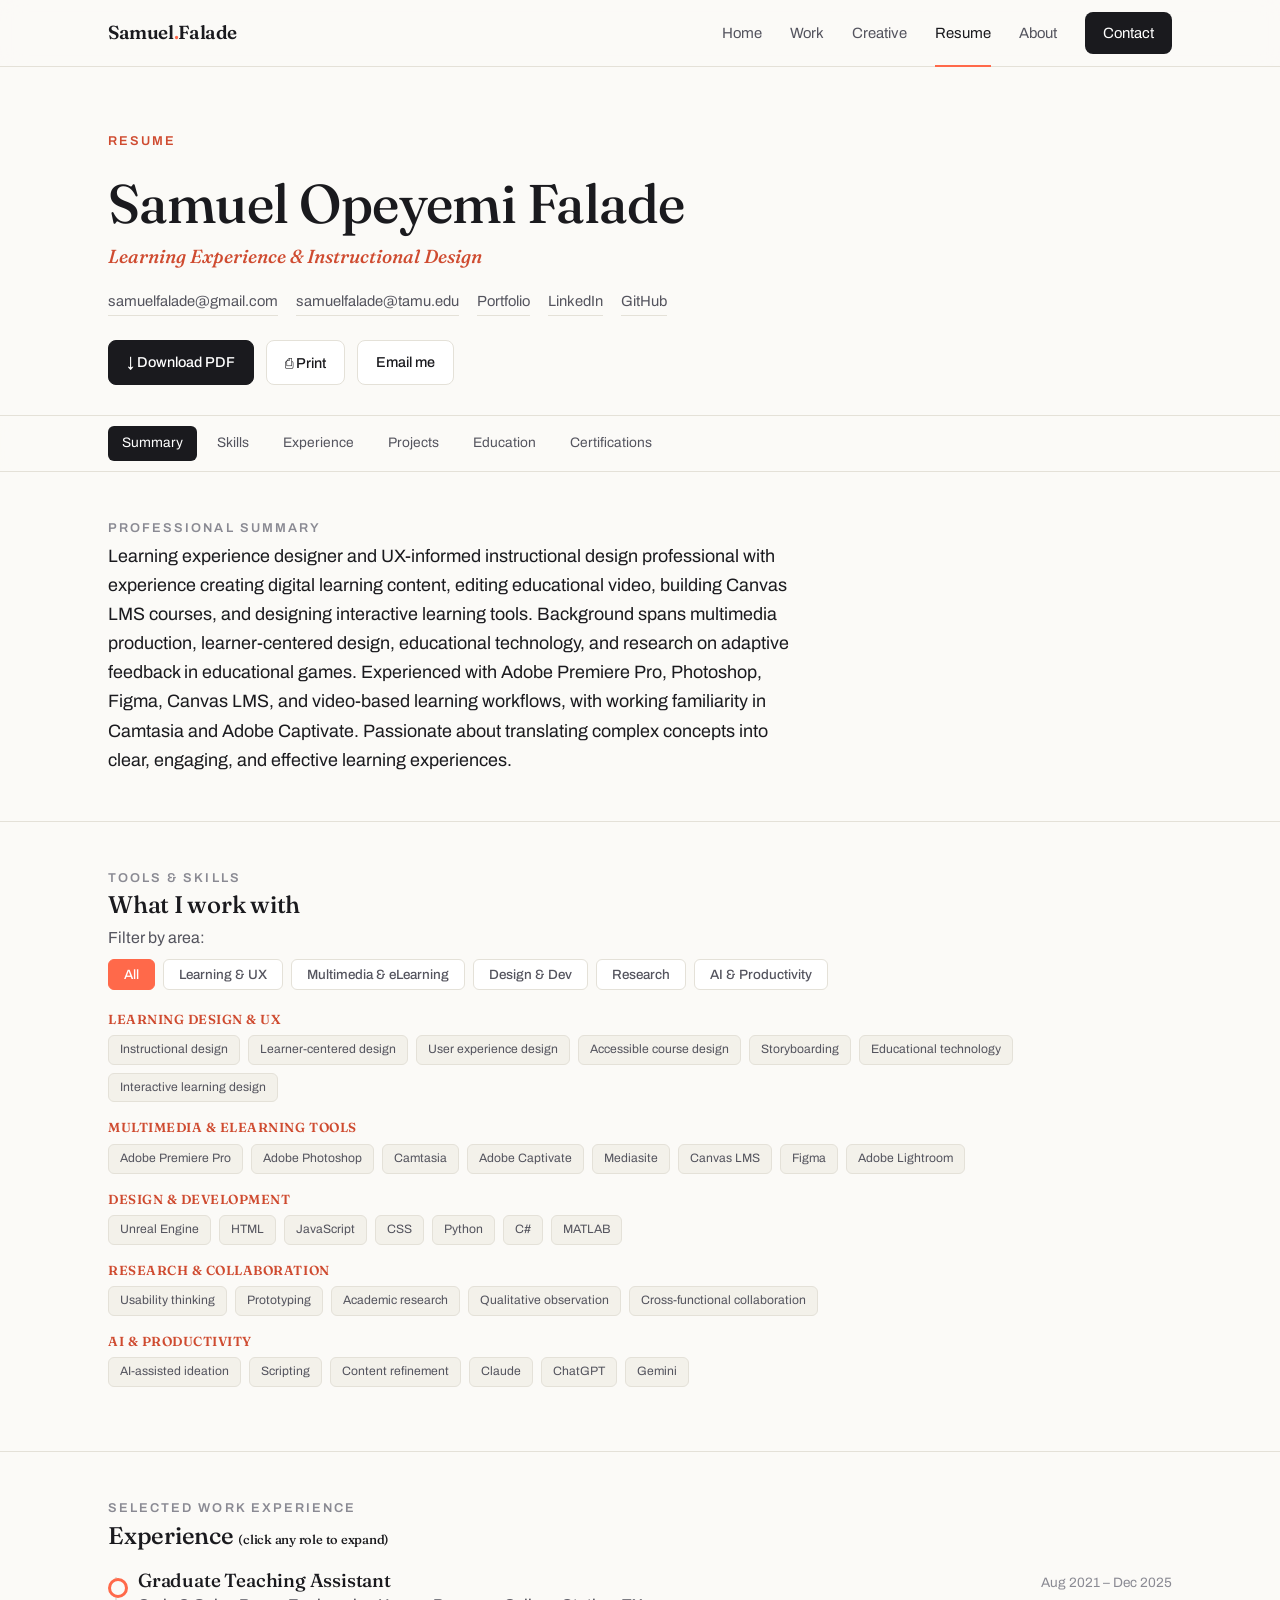
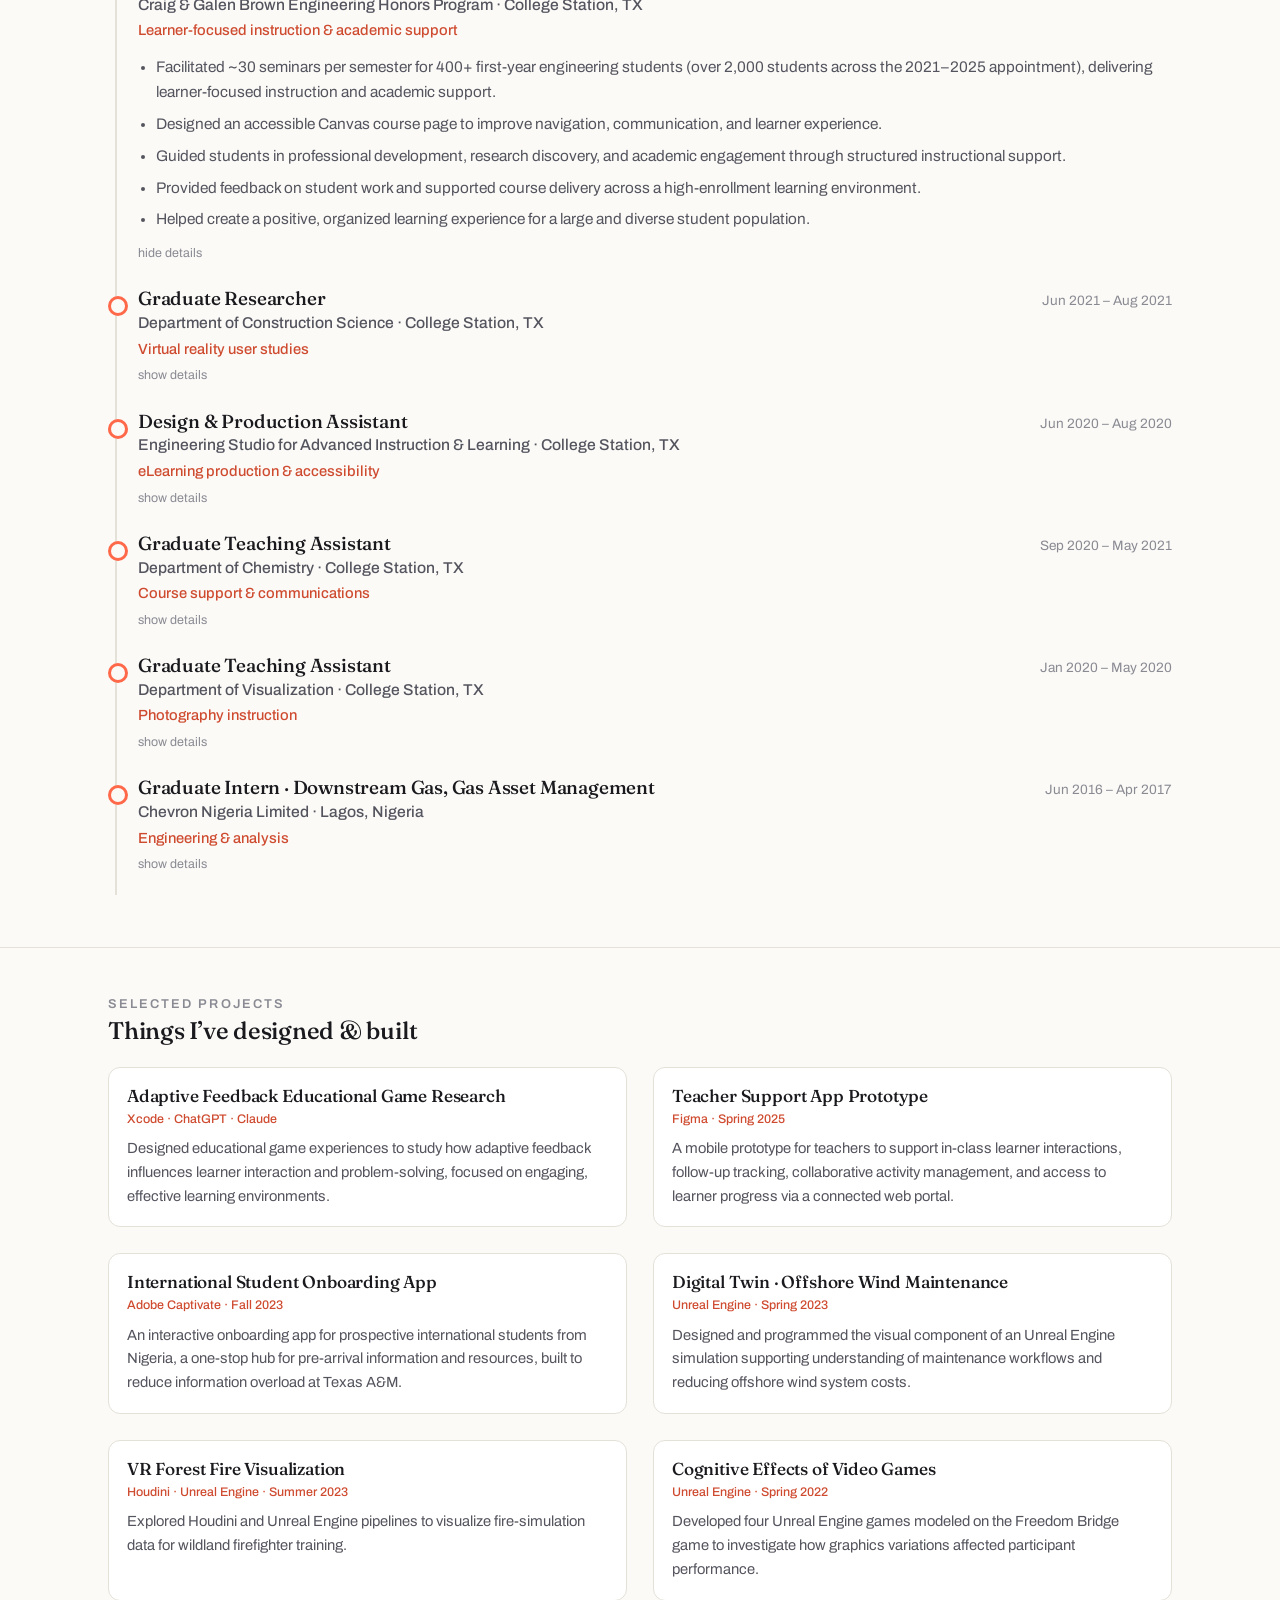
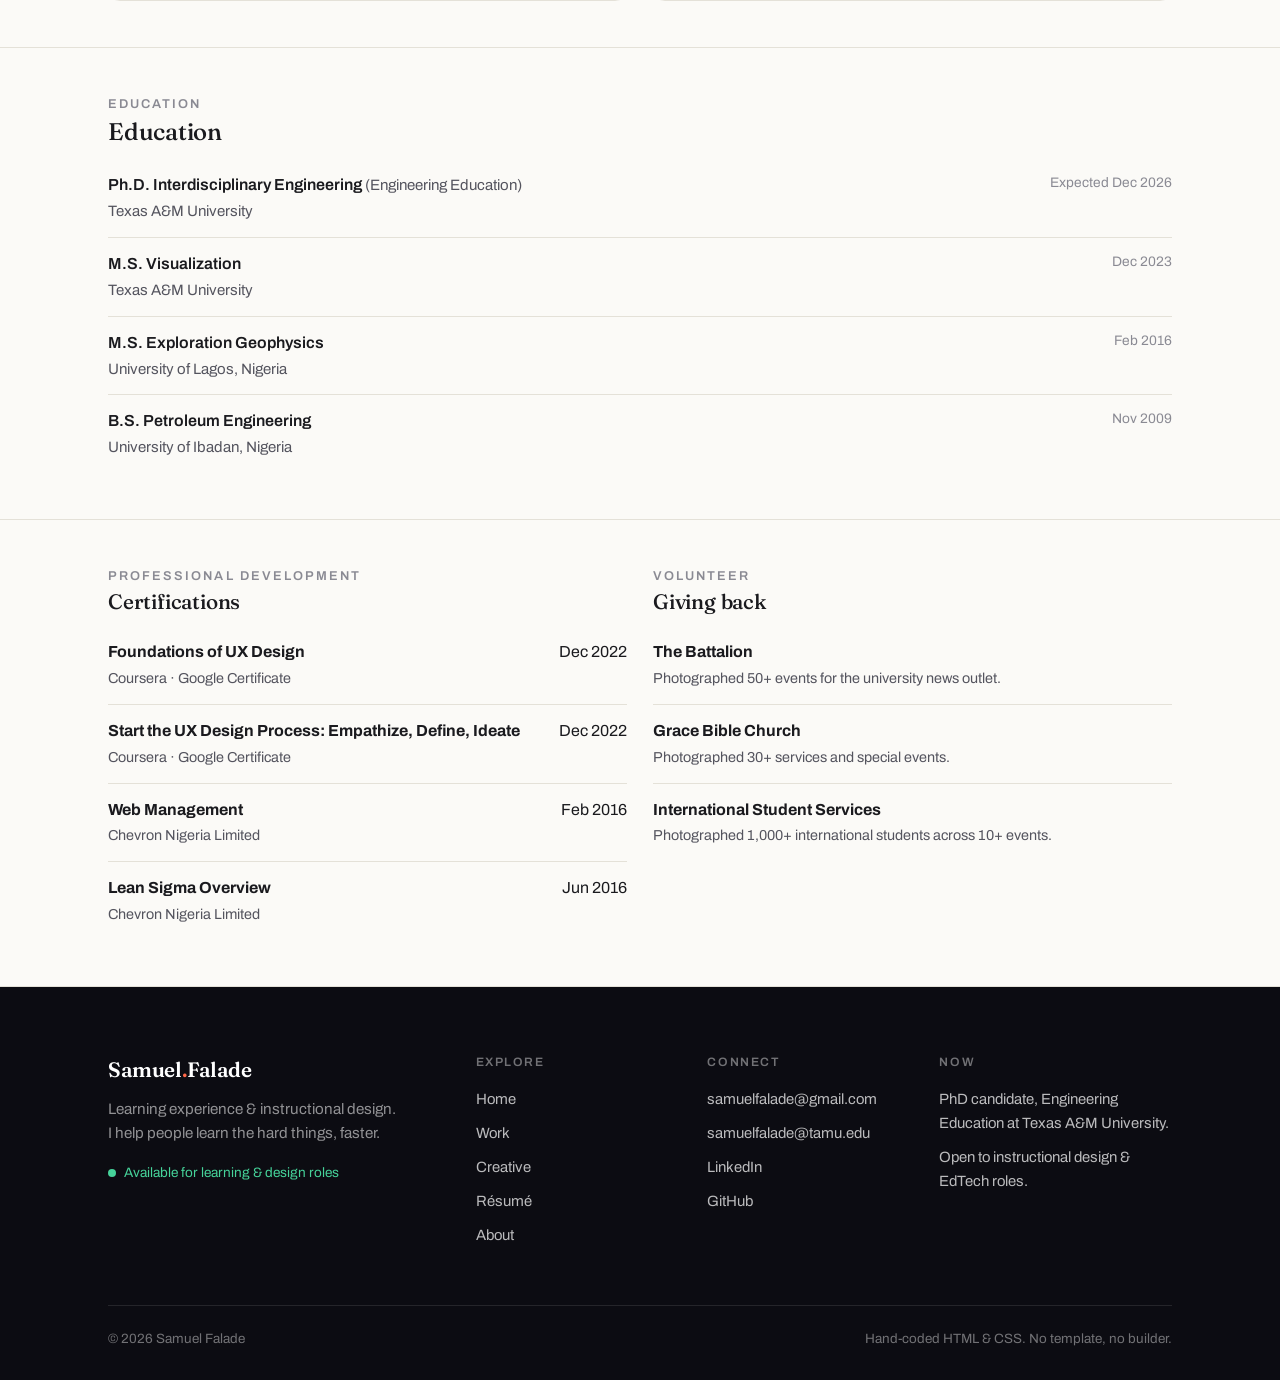
<file: resume.html>
<!DOCTYPE html>
<html lang="en">
<head>
<meta charset="UTF-8" />
<meta name="viewport" content="width=device-width, initial-scale=1.0" />
<title>Resume · Samuel Falade</title>
<meta name="description" content="Interactive resume of Samuel Falade, Learning Experience Designer and instructional design professional." />
<link rel="preconnect" href="https://fonts.googleapis.com" />
<link rel="preconnect" href="https://fonts.gstatic.com" crossorigin />
<link href="https://fonts.googleapis.com/css2?family=Fraunces:opsz,ital,wght@9..144,0,400;9..144,0,500;9..144,0,600;9..144,1,400;9..144,1,500&family=Archivo:wght@400;500;600;700&display=swap" rel="stylesheet" />
<link rel="stylesheet" href="styles.css" />
<style>
  .resume-head{padding:64px 0 30px;border-bottom:1px solid var(--line);}
  .resume-head h1{font-size:clamp(2.2rem,5vw,3.4rem);}
  .resume-head .title{font-size:1.18rem;color:var(--accent-deep);font-weight:500;margin-top:8px;font-family:"Fraunces",serif;font-style:italic;}
  .contactline{display:flex;flex-wrap:wrap;gap:8px 18px;margin-top:18px;font-size:.92rem;color:var(--soft);}
  .contactline a{color:var(--soft);border-bottom:1px solid var(--line);padding-bottom:1px;}
  .contactline a:hover{color:var(--ink);border-color:var(--accent);}
  .toolbar{display:flex;gap:12px;flex-wrap:wrap;margin-top:24px;}
  .toolbar a,.toolbar button{font-family:inherit;cursor:pointer;border:1px solid var(--line);background:var(--card);color:var(--ink);padding:10px 18px;border-radius:8px;font-size:.9rem;font-weight:500;transition:all .15s;}
  .toolbar a.solid{background:var(--ink);color:#fff;border-color:var(--ink);}
  .toolbar a:hover,.toolbar button:hover{transform:translateY(-2px);box-shadow:var(--shadow);}

  /* in-page section nav */
  .subnav{position:sticky;top:66px;z-index:30;background:rgba(251,250,247,.9);backdrop-filter:blur(10px);border-bottom:1px solid var(--line);}
  .subnav .wrap{display:flex;gap:6px;overflow-x:auto;padding-top:10px;padding-bottom:10px;}
  .subnav a{white-space:nowrap;font-size:.86rem;color:var(--soft);padding:6px 14px;border-radius:6px;transition:all .15s;}
  .subnav a:hover{background:var(--panel);color:var(--ink);}
  .subnav a.active{background:var(--ink);color:#fff;}

  .rsec{padding:46px 0;border-bottom:1px solid var(--line);}
  .rsec h2{font-size:1.5rem;margin-bottom:6px;}
  .rsec .sec-label{margin-bottom:4px;}
  .summary{font-size:1.12rem;color:var(--ink);max-width:70ch;}

  /* skills filter */
  .filterbar{display:flex;flex-wrap:wrap;gap:8px;margin:8px 0 22px;}
  .fbtn{cursor:pointer;font-family:inherit;border:1px solid var(--line);background:var(--card);color:var(--soft);padding:7px 15px;border-radius:6px;font-size:.84rem;font-weight:500;transition:all .15s;}
  .fbtn.active{background:var(--accent);color:#fff;border-color:var(--accent);}
  .skillgroup{margin-bottom:18px;transition:opacity .2s;}
  .skillgroup h4{font-size:.82rem;letter-spacing:.04em;text-transform:uppercase;color:var(--accent-deep);font-weight:600;margin-bottom:9px;}
  .skillgroup .taglist{display:flex;flex-wrap:wrap;gap:8px;}
  .skillgroup.dim{opacity:.18;}

  /* experience timeline */
  .xp{position:relative;padding-left:30px;}
  .xp::before{content:"";position:absolute;left:7px;top:6px;bottom:6px;width:2px;background:var(--line);}
  .job{position:relative;padding:0 0 26px;}
  .job::before{content:"";position:absolute;left:-30px;top:7px;width:14px;height:14px;border-radius:50%;background:var(--paper);border:3px solid var(--accent);}
  .job .jhead{cursor:pointer;display:flex;justify-content:space-between;gap:16px;align-items:baseline;}
  .job h3{font-size:1.18rem;}
  .job .org{font-size:.98rem;color:var(--soft);font-weight:500;}
  .job .when{font-size:.85rem;color:var(--faint);white-space:nowrap;}
  .job .role{font-size:.92rem;color:var(--accent-deep);font-weight:500;margin-top:2px;}
  .job ul{margin:12px 0 0 0;padding-left:18px;max-height:1000px;overflow:hidden;transition:max-height .3s ease,opacity .25s,margin .25s;}
  .job ul li{font-size:.96rem;color:var(--soft);margin-bottom:7px;}
  .job.collapsed ul{max-height:0;opacity:0;margin:0;}
  .job .toggle{font-size:.78rem;color:var(--faint);margin-top:4px;user-select:none;}

  .twocol{display:grid;grid-template-columns:1fr 1fr;gap:26px;}
  @media(max-width:680px){.twocol{grid-template-columns:1fr;}}
  .proj-item{border:1px solid var(--line);border-radius:12px;padding:18px;background:var(--card);}
  .proj-item h3{font-size:1.08rem;margin-bottom:4px;}
  .proj-item .stk{font-size:.78rem;color:var(--accent-deep);font-weight:500;margin-bottom:8px;}
  .proj-item p{font-size:.92rem;color:var(--soft);}
  .proj-item a{color:var(--accent-deep);font-weight:500;}

  .edu-item,.simple-item{padding:13px 0;border-bottom:1px solid var(--line);display:flex;justify-content:space-between;gap:16px;flex-wrap:wrap;}
  .edu-item:last-child,.simple-item:last-child{border-bottom:none;}
  .edu-item b{font-weight:600;}
  .edu-item .sub{color:var(--soft);font-size:.94rem;}
  .edu-item .when{color:var(--faint);font-size:.86rem;white-space:nowrap;}

  @media print{
    @page{margin:0.5in 0.55in;}
    nav.site,.subnav,.toolbar,footer.site,.menu-toggle,.toggle,.filterbar,.hint-print{display:none!important;}
    .resume-head{padding:0 0 10px;}
    .resume-head h1{font-size:22pt;}
    .resume-head .title{font-size:12pt;margin-top:2px;}
    .contactline{margin-top:8px;font-size:8.5pt;gap:4px 12px;}
    .wrap{padding:0;max-width:100%;}
    .job ul,.job.collapsed ul{max-height:none!important;opacity:1!important;margin-top:6px!important;}
    .skillgroup.dim{opacity:1!important;}
    .skillgroup{margin-bottom:8px;}
    .rsec{padding:9px 0;border-bottom:1px solid #e2e2e2;page-break-inside:auto;}
    .rsec h2{font-size:12.5pt;margin-bottom:2px;}
    .sec-label{font-size:7.5pt;margin-bottom:2px;}
    .summary{font-size:9.5pt;line-height:1.4;}
    .filterbar{margin:0;}
    #skills p{display:none;}
    .xp{padding-left:22px;margin-top:10px!important;}
    .xp::before{left:5px;}
    .job{padding-bottom:11px;page-break-inside:avoid;}
    .job::before{left:-22px;width:10px;height:10px;border-width:2px;}
    .job h3{font-size:11pt;}
    .job .org{font-size:8.5pt;}
    .job .role{font-size:8.5pt;}
    .job .when{font-size:8pt;}
    .job ul li{font-size:8.7pt;margin-bottom:3px;line-height:1.35;}
    .chip{font-size:7.6pt;padding:2px 8px;}
    .proj-item{padding:11px;page-break-inside:avoid;}
    .proj-item h3{font-size:9.5pt;}
    .proj-item p{font-size:8.4pt;}
    .twocol{gap:14px;}
    .edu-item,.simple-item{padding:6px 0;}
    .edu-item b,.simple-item b{font-size:9.5pt;}
    .edu-item .when{font-size:8pt;}
    body{background:#fff;}
    h2 span{display:none;}
  }
</style>
</head>
<body>

<nav class="site">
  <div class="wrap">
    <a class="brand" href="index.html">Samuel<span>.</span>Falade</a>
    <button class="menu-toggle" aria-label="Menu" onclick="document.getElementById('nav').classList.toggle('open')">&#9776;</button>
    <div class="navlinks" id="nav">
      <a href="index.html">Home</a>
      <a href="work.html">Work</a>
      <a href="creative.html">Creative</a>
      <a href="resume.html" class="active">Resume</a>
      <a href="about.html">About</a>
      <a class="btn" href="mailto:samuelfalade@gmail.com">Contact</a>
    </div>
  </div>
</nav>

<header class="resume-head">
  <div class="wrap">
    <div class="eyebrow">Resume</div>
    <h1>Samuel Opeyemi Falade</h1>
    <div class="title">Learning Experience &amp; Instructional Design</div>
    <div class="contactline">
      <a href="mailto:samuelfalade@gmail.com">samuelfalade@gmail.com</a>
      <a href="mailto:samuelfalade@tamu.edu">samuelfalade@tamu.edu</a>
      <a href="index.html">Portfolio</a>
      <a href="https://www.linkedin.com/in/samuelfalade/" target="_blank" rel="noopener">LinkedIn</a>
      <a href="https://github.com/samuelfalade" target="_blank" rel="noopener">GitHub</a>
    </div>
    <div class="toolbar">
      <a class="solid" href="Samuel_Falade_Resume.pdf" download>&#8595; Download PDF</a>
      <button onclick="window.print()">&#9113; Print</button>
      <a href="mailto:samuelfalade@gmail.com">Email me</a>
    </div>
  </div>
</header>

<div class="subnav">
  <div class="wrap" id="subnav">
    <a href="#summary" class="active">Summary</a>
    <a href="#skills">Skills</a>
    <a href="#experience">Experience</a>
    <a href="#projects">Projects</a>
    <a href="#education">Education</a>
    <a href="#more">Certifications</a>
  </div>
</div>

<section class="rsec" id="summary">
  <div class="wrap">
    <div class="sec-label">Professional summary</div>
    <p class="summary">
      Learning experience designer and UX-informed instructional design professional with experience
      creating digital learning content, editing educational video, building Canvas LMS courses, and
      designing interactive learning tools. Background spans multimedia production, learner-centered
      design, educational technology, and research on adaptive feedback in educational games.
      Experienced with Adobe Premiere Pro, Photoshop, Figma, Canvas LMS, and video-based learning
      workflows, with working familiarity in Camtasia and Adobe Captivate. Passionate about translating
      complex concepts into clear, engaging, and effective learning experiences.
    </p>
  </div>
</section>

<section class="rsec" id="skills">
  <div class="wrap">
    <div class="sec-label">Tools &amp; skills</div>
    <h2>What I work with</h2>
    <p style="color:var(--soft);margin:6px 0 4px;">Filter by area:</p>
    <div class="filterbar" id="filterbar">
      <button class="fbtn active" data-f="all">All</button>
      <button class="fbtn" data-f="learning">Learning &amp; UX</button>
      <button class="fbtn" data-f="multimedia">Multimedia &amp; eLearning</button>
      <button class="fbtn" data-f="dev">Design &amp; Dev</button>
      <button class="fbtn" data-f="research">Research</button>
      <button class="fbtn" data-f="ai">AI &amp; Productivity</button>
    </div>

    <div class="skillgroup" data-g="learning">
      <h4>Learning Design &amp; UX</h4>
      <div class="taglist">
        <span class="chip">Instructional design</span><span class="chip">Learner-centered design</span>
        <span class="chip">User experience design</span><span class="chip">Accessible course design</span>
        <span class="chip">Storyboarding</span><span class="chip">Educational technology</span>
        <span class="chip">Interactive learning design</span>
      </div>
    </div>
    <div class="skillgroup" data-g="multimedia">
      <h4>Multimedia &amp; eLearning Tools</h4>
      <div class="taglist">
        <span class="chip">Adobe Premiere Pro</span><span class="chip">Adobe Photoshop</span>
        <span class="chip">Camtasia</span><span class="chip">Adobe Captivate</span>
        <span class="chip">Mediasite</span><span class="chip">Canvas LMS</span>
        <span class="chip">Figma</span><span class="chip">Adobe Lightroom</span>
      </div>
    </div>
    <div class="skillgroup" data-g="dev">
      <h4>Design &amp; Development</h4>
      <div class="taglist">
        <span class="chip">Unreal Engine</span><span class="chip">HTML</span><span class="chip">JavaScript</span>
        <span class="chip">CSS</span><span class="chip">Python</span><span class="chip">C#</span><span class="chip">MATLAB</span>
      </div>
    </div>
    <div class="skillgroup" data-g="research">
      <h4>Research &amp; Collaboration</h4>
      <div class="taglist">
        <span class="chip">Usability thinking</span><span class="chip">Prototyping</span>
        <span class="chip">Academic research</span><span class="chip">Qualitative observation</span>
        <span class="chip">Cross-functional collaboration</span>
      </div>
    </div>
    <div class="skillgroup" data-g="ai">
      <h4>AI &amp; Productivity</h4>
      <div class="taglist">
        <span class="chip">AI-assisted ideation</span><span class="chip">Scripting</span>
        <span class="chip">Content refinement</span><span class="chip">Claude</span>
        <span class="chip">ChatGPT</span><span class="chip">Gemini</span>
      </div>
    </div>
  </div>
</section>

<section class="rsec" id="experience">
  <div class="wrap">
    <div class="sec-label">Selected work experience</div>
    <h2>Experience <span style="font-size:.8rem;font-family:"Archivo",sans-serif;color:var(--faint);font-weight:400;">(click any role to expand)</span></h2>
    <div class="xp" id="xp" style="margin-top:22px;">

      <div class="job">
        <div class="jhead">
          <div>
            <h3>Graduate Teaching Assistant</h3>
            <div class="org">Craig &amp; Galen Brown Engineering Honors Program &middot; College Station, TX</div>
            <div class="role">Learner-focused instruction &amp; academic support</div>
          </div>
          <div class="when">Aug 2021 – Dec 2025</div>
        </div>
        <ul>
          <li>Facilitated ~30 seminars per semester for 400+ first-year engineering students (over 2,000 students across the 2021&ndash;2025 appointment), delivering learner-focused instruction and academic support.</li>
          <li>Designed an accessible Canvas course page to improve navigation, communication, and learner experience.</li>
          <li>Guided students in professional development, research discovery, and academic engagement through structured instructional support.</li>
          <li>Provided feedback on student work and supported course delivery across a high-enrollment learning environment.</li>
          <li>Helped create a positive, organized learning experience for a large and diverse student population.</li>
        </ul>
        <div class="toggle">show details</div>
      </div>

      <div class="job collapsed">
        <div class="jhead">
          <div>
            <h3>Graduate Researcher</h3>
            <div class="org">Department of Construction Science &middot; College Station, TX</div>
            <div class="role">Virtual reality user studies</div>
          </div>
          <div class="when">Jun 2021 – Aug 2021</div>
        </div>
        <ul>
          <li>Conducted 60+ virtual reality studies on 50+ participants.</li>
          <li>Managed 4 undergraduate student workers in the lab.</li>
          <li>Scheduled study sessions and managed participant correspondence.</li>
          <li>Administered participant compensation for qualified study participants.</li>
        </ul>
        <div class="toggle">show details</div>
      </div>

      <div class="job collapsed">
        <div class="jhead">
          <div>
            <h3>Design &amp; Production Assistant</h3>
            <div class="org">Engineering Studio for Advanced Instruction &amp; Learning &middot; College Station, TX</div>
            <div class="role">eLearning production &amp; accessibility</div>
          </div>
          <div class="when">Jun 2020 – Aug 2020</div>
        </div>
        <ul>
          <li>Designed and built 10+ course experiences in Canvas LMS for clear, accessible, learner-centered digital instruction.</li>
          <li>Produced ADA-compliant transcripts for 20+ lecture recordings to improve accessibility and usability.</li>
          <li>Edited educational video in Adobe Premiere Pro and prepared media for delivery via Mediasite and Canvas LMS.</li>
          <li>Organized, published, and embedded multimedia content across online course environments.</li>
          <li>Helped translate instructional materials into polished digital learning experiences.</li>
        </ul>
        <div class="toggle">show details</div>
      </div>

      <div class="job collapsed">
        <div class="jhead">
          <div>
            <h3>Graduate Teaching Assistant</h3>
            <div class="org">Department of Chemistry &middot; College Station, TX</div>
            <div class="role">Course support &amp; communications</div>
          </div>
          <div class="when">Sep 2020 – May 2021</div>
        </div>
        <ul>
          <li>Documented laboratory activities in photographs for the department&rsquo;s online publication.</li>
          <li>Proctored examinations and supported course administration.</li>
          <li>Managed the Slack workspace for TAMU Chemistry graduate recruitment virtual open days.</li>
        </ul>
        <div class="toggle">show details</div>
      </div>

      <div class="job collapsed">
        <div class="jhead">
          <div>
            <h3>Graduate Teaching Assistant</h3>
            <div class="org">Department of Visualization &middot; College Station, TX</div>
            <div class="role">Photography instruction</div>
          </div>
          <div class="when">Jan 2020 – May 2020</div>
        </div>
        <ul>
          <li>Evaluated student photography projects and provided constructive feedback.</li>
          <li>Guided students on assignments and supported skill development in visual communication.</li>
        </ul>
        <div class="toggle">show details</div>
      </div>

      <div class="job collapsed">
        <div class="jhead">
          <div>
            <h3>Graduate Intern · Downstream Gas, Gas Asset Management</h3>
            <div class="org">Chevron Nigeria Limited &middot; Lagos, Nigeria</div>
            <div class="role">Engineering &amp; analysis</div>
          </div>
          <div class="when">Jun 2016 – Apr 2017</div>
        </div>
        <ul>
          <li>Designed the internal webpage for the Downstream Gas Department.</li>
          <li>Built a gas pricing model for non-associated gas assets in Microsoft Excel.</li>
          <li>Prepared daily production reports for three oil fields and documentation for Quarterly Reconciliation Meetings.</li>
          <li>Managed shipping documentation and correspondence with regulatory and industry stakeholders.</li>
        </ul>
        <div class="toggle">show details</div>
      </div>

    </div>
  </div>
</section>

<section class="rsec" id="projects">
  <div class="wrap">
    <div class="sec-label">Selected projects</div>
    <h2>Things I&rsquo;ve designed &amp; built</h2>
    <div class="twocol" style="margin-top:22px;">
      <div class="proj-item">
        <h3>Adaptive Feedback Educational Game Research</h3>
        <div class="stk">Xcode &middot; ChatGPT &middot; Claude</div>
        <p>Designed educational game experiences to study how adaptive feedback influences learner interaction and problem-solving, focused on engaging, effective learning environments.</p>
      </div>
      <div class="proj-item">
        <h3>Teacher Support App Prototype</h3>
        <div class="stk">Figma &middot; Spring 2025</div>
        <p>A mobile prototype for teachers to support in-class learner interactions, follow-up tracking, collaborative activity management, and access to learner progress via a connected web portal.</p>
      </div>
      <div class="proj-item">
        <h3>International Student Onboarding App</h3>
        <div class="stk">Adobe Captivate &middot; Fall 2023</div>
        <p>An interactive onboarding app for prospective international students from Nigeria, a one-stop hub for pre-arrival information and resources, built to reduce information overload at Texas A&amp;M.</p>
      </div>
      <div class="proj-item">
        <h3>Digital Twin · Offshore Wind Maintenance</h3>
        <div class="stk">Unreal Engine &middot; Spring 2023</div>
        <p>Designed and programmed the visual component of an Unreal Engine simulation supporting understanding of maintenance workflows and reducing offshore wind system costs.</p>
      </div>
      <div class="proj-item">
        <h3>VR Forest Fire Visualization</h3>
        <div class="stk">Houdini &middot; Unreal Engine &middot; Summer 2023</div>
        <p>Explored Houdini and Unreal Engine pipelines to visualize fire-simulation data for wildland firefighter training.</p>
      </div>
      <div class="proj-item">
        <h3>Cognitive Effects of Video Games</h3>
        <div class="stk">Unreal Engine &middot; Spring 2022</div>
        <p>Developed four Unreal Engine games modeled on the Freedom Bridge game to investigate how graphics variations affected participant performance.</p>
      </div>
    </div>
  </div>
</section>

<section class="rsec" id="education">
  <div class="wrap">
    <div class="sec-label">Education</div>
    <h2>Education</h2>
    <div style="margin-top:14px;">
      <div class="edu-item">
        <div><b>Ph.D. Interdisciplinary Engineering</b> <span class="sub">(Engineering Education)</span><br><span class="sub">Texas A&amp;M University</span></div>
        <div class="when">Expected Dec 2026</div>
      </div>
      <div class="edu-item">
        <div><b>M.S. Visualization</b><br><span class="sub">Texas A&amp;M University</span></div>
        <div class="when">Dec 2023</div>
      </div>
      <div class="edu-item">
        <div><b>M.S. Exploration Geophysics</b><br><span class="sub">University of Lagos, Nigeria</span></div>
        <div class="when">Feb 2016</div>
      </div>
      <div class="edu-item">
        <div><b>B.S. Petroleum Engineering</b><br><span class="sub">University of Ibadan, Nigeria</span></div>
        <div class="when">Nov 2009</div>
      </div>
    </div>
  </div>
</section>

<section class="rsec" id="more">
  <div class="wrap">
    <div class="twocol">
      <div>
        <div class="sec-label">Professional development</div>
        <h2 style="font-size:1.3rem;margin-bottom:12px;">Certifications</h2>
        <div class="simple-item"><div><b>Foundations of UX Design</b><br><span class="sub" style="color:var(--soft);font-size:.9rem;">Coursera · Google Certificate</span></div><div class="when">Dec 2022</div></div>
        <div class="simple-item"><div><b>Start the UX Design Process: Empathize, Define, Ideate</b><br><span class="sub" style="color:var(--soft);font-size:.9rem;">Coursera · Google Certificate</span></div><div class="when">Dec 2022</div></div>
        <div class="simple-item"><div><b>Web Management</b><br><span class="sub" style="color:var(--soft);font-size:.9rem;">Chevron Nigeria Limited</span></div><div class="when">Feb 2016</div></div>
        <div class="simple-item"><div><b>Lean Sigma Overview</b><br><span class="sub" style="color:var(--soft);font-size:.9rem;">Chevron Nigeria Limited</span></div><div class="when">Jun 2016</div></div>
      </div>
      <div>
        <div class="sec-label">Volunteer</div>
        <h2 style="font-size:1.3rem;margin-bottom:12px;">Giving back</h2>
        <div class="simple-item"><div><b>The Battalion</b><br><span class="sub" style="color:var(--soft);font-size:.9rem;">Photographed 50+ events for the university news outlet.</span></div></div>
        <div class="simple-item"><div><b>Grace Bible Church</b><br><span class="sub" style="color:var(--soft);font-size:.9rem;">Photographed 30+ services and special events.</span></div></div>
        <div class="simple-item"><div><b>International Student Services</b><br><span class="sub" style="color:var(--soft);font-size:.9rem;">Photographed 1,000+ international students across 10+ events.</span></div></div>
      </div>
    </div>
  </div>
</section>

<footer class="site-footer reveal">
  <div class="wrap">
    <div class="foot-grid">
      <div class="foot-brand">
        <div class="brand">Samuel<span>.</span>Falade</div>
        <p>Learning experience &amp; instructional design. I help people learn the hard things, faster.</p>
        <span class="foot-avail"><span class="dot"></span> Available for learning &amp; design roles</span>
      </div>
      <div class="foot-col">
        <h5>Explore</h5>
        <a href="index.html">Home</a>
        <a href="work.html">Work</a>
        <a href="creative.html">Creative</a>
        <a href="resume.html">R&eacute;sum&eacute;</a>
        <a href="about.html">About</a>
      </div>
      <div class="foot-col">
        <h5>Connect</h5>
        <a href="mailto:samuelfalade@gmail.com">samuelfalade@gmail.com</a>
        <a href="mailto:samuelfalade@tamu.edu">samuelfalade@tamu.edu</a>
        <a href="https://www.linkedin.com/in/samuelfalade/" target="_blank" rel="noopener">LinkedIn</a>
        <a href="https://github.com/samuelfalade" target="_blank" rel="noopener">GitHub</a>
      </div>
      <div class="foot-col">
        <h5>Now</h5>
        <p>PhD candidate, Engineering Education at Texas A&amp;M University.</p>
        <p>Open to instructional design &amp; EdTech roles.</p>
      </div>
    </div>
    <div class="foot-base">
      <span>&copy; 2026 Samuel Falade</span>
      <span>Hand-coded HTML &amp; CSS. No template, no builder.</span>
    </div>
  </div>
</footer>

<script>
  // expand/collapse experience
  document.querySelectorAll('.job').forEach(function(job){
    var head=job.querySelector('.jhead'), tog=job.querySelector('.toggle');
    function sync(){tog.textContent=job.classList.contains('collapsed')?'show details':'hide details';}
    function toggle(){job.classList.toggle('collapsed');sync();}
    head.addEventListener('click',toggle); tog.addEventListener('click',toggle); sync();
  });

  // skills filter
  var groups=document.querySelectorAll('.skillgroup');
  document.querySelectorAll('#filterbar .fbtn').forEach(function(b){
    b.addEventListener('click',function(){
      document.querySelectorAll('#filterbar .fbtn').forEach(function(x){x.classList.remove('active');});
      b.classList.add('active');
      var f=b.dataset.f;
      groups.forEach(function(g){g.classList.toggle('dim', f!=='all' && g.dataset.g!==f);});
    });
  });

  // subnav active-on-scroll
  var links=document.querySelectorAll('#subnav a');
  var secs=Array.from(links).map(function(a){return document.querySelector(a.getAttribute('href'));});
  function onScroll(){
    var y=window.scrollY+140, idx=0;
    secs.forEach(function(s,i){ if(s && s.offsetTop<=y) idx=i; });
    links.forEach(function(a,i){a.classList.toggle('active',i===idx);});
  }
  window.addEventListener('scroll',onScroll,{passive:true}); onScroll();
</script>

<script src="site.js"></script>
<script src="immersive.js" defer></script>
</body>
</html>
</file>
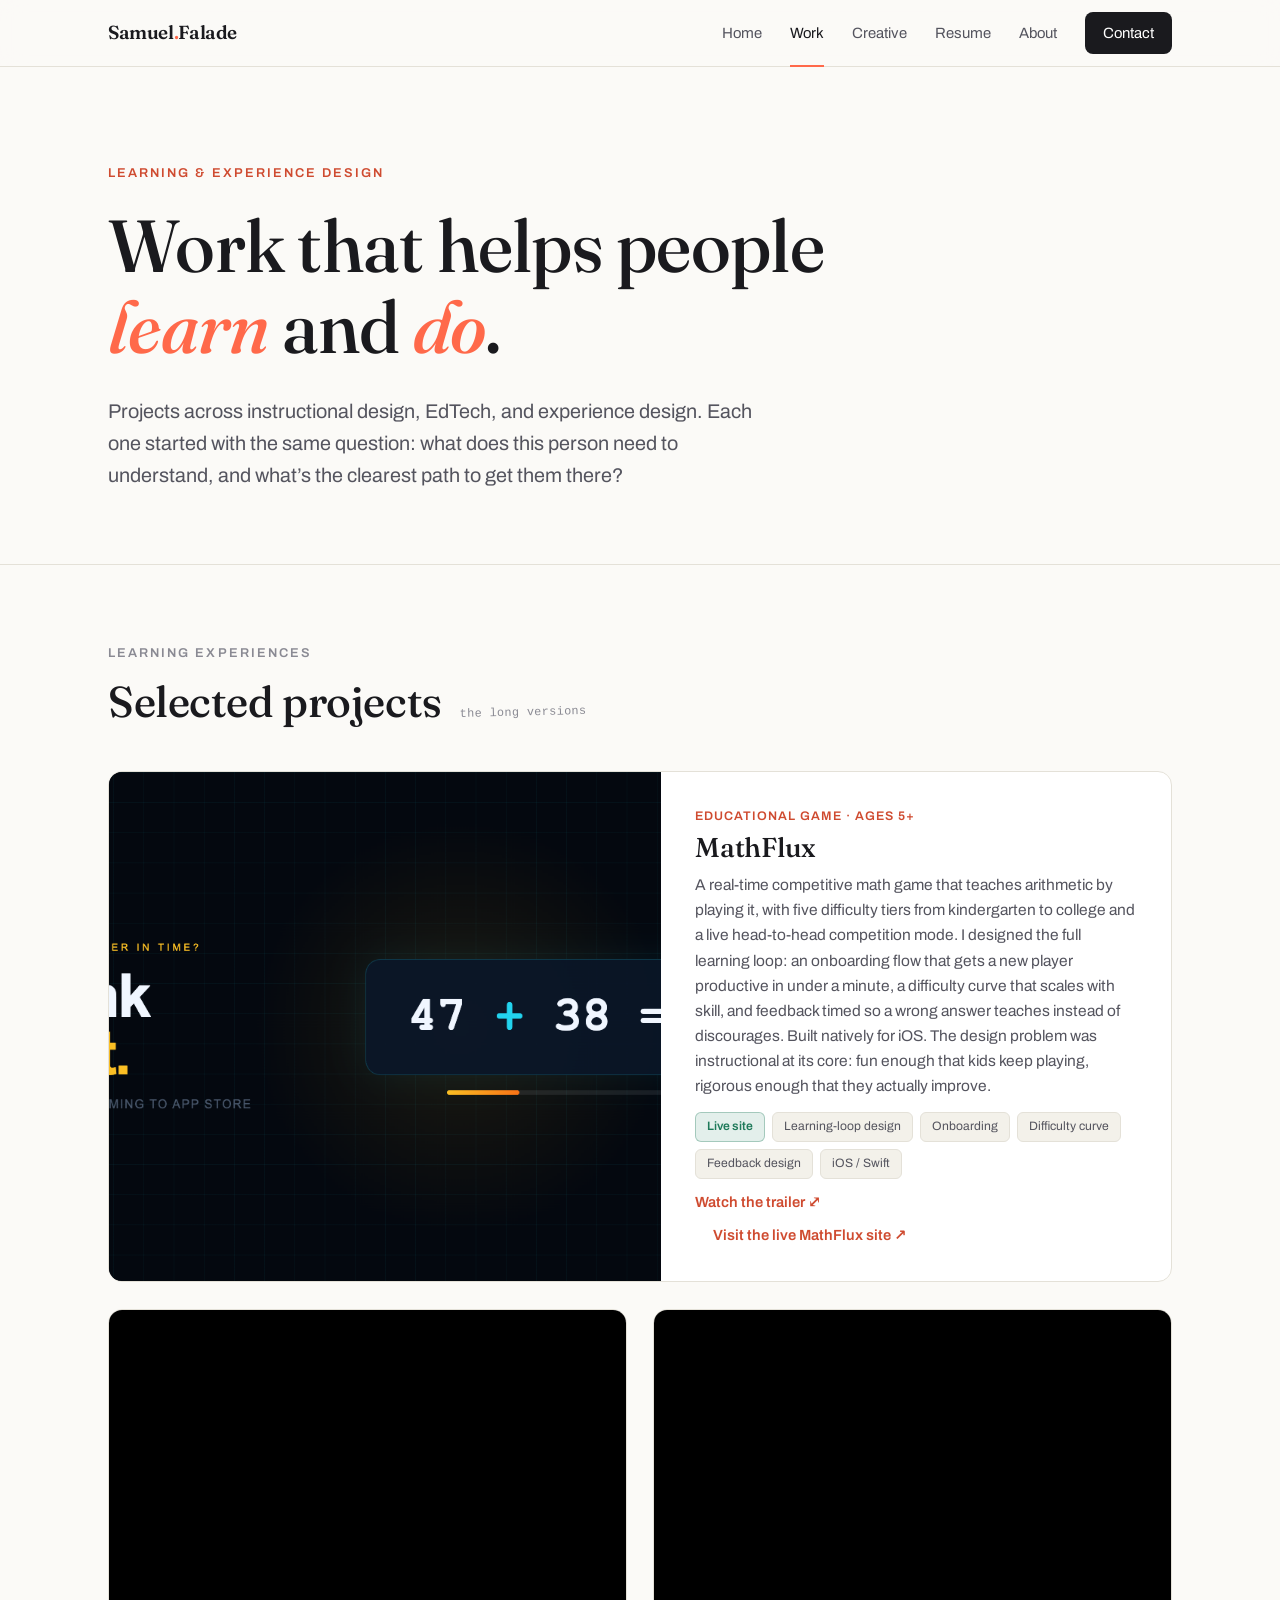
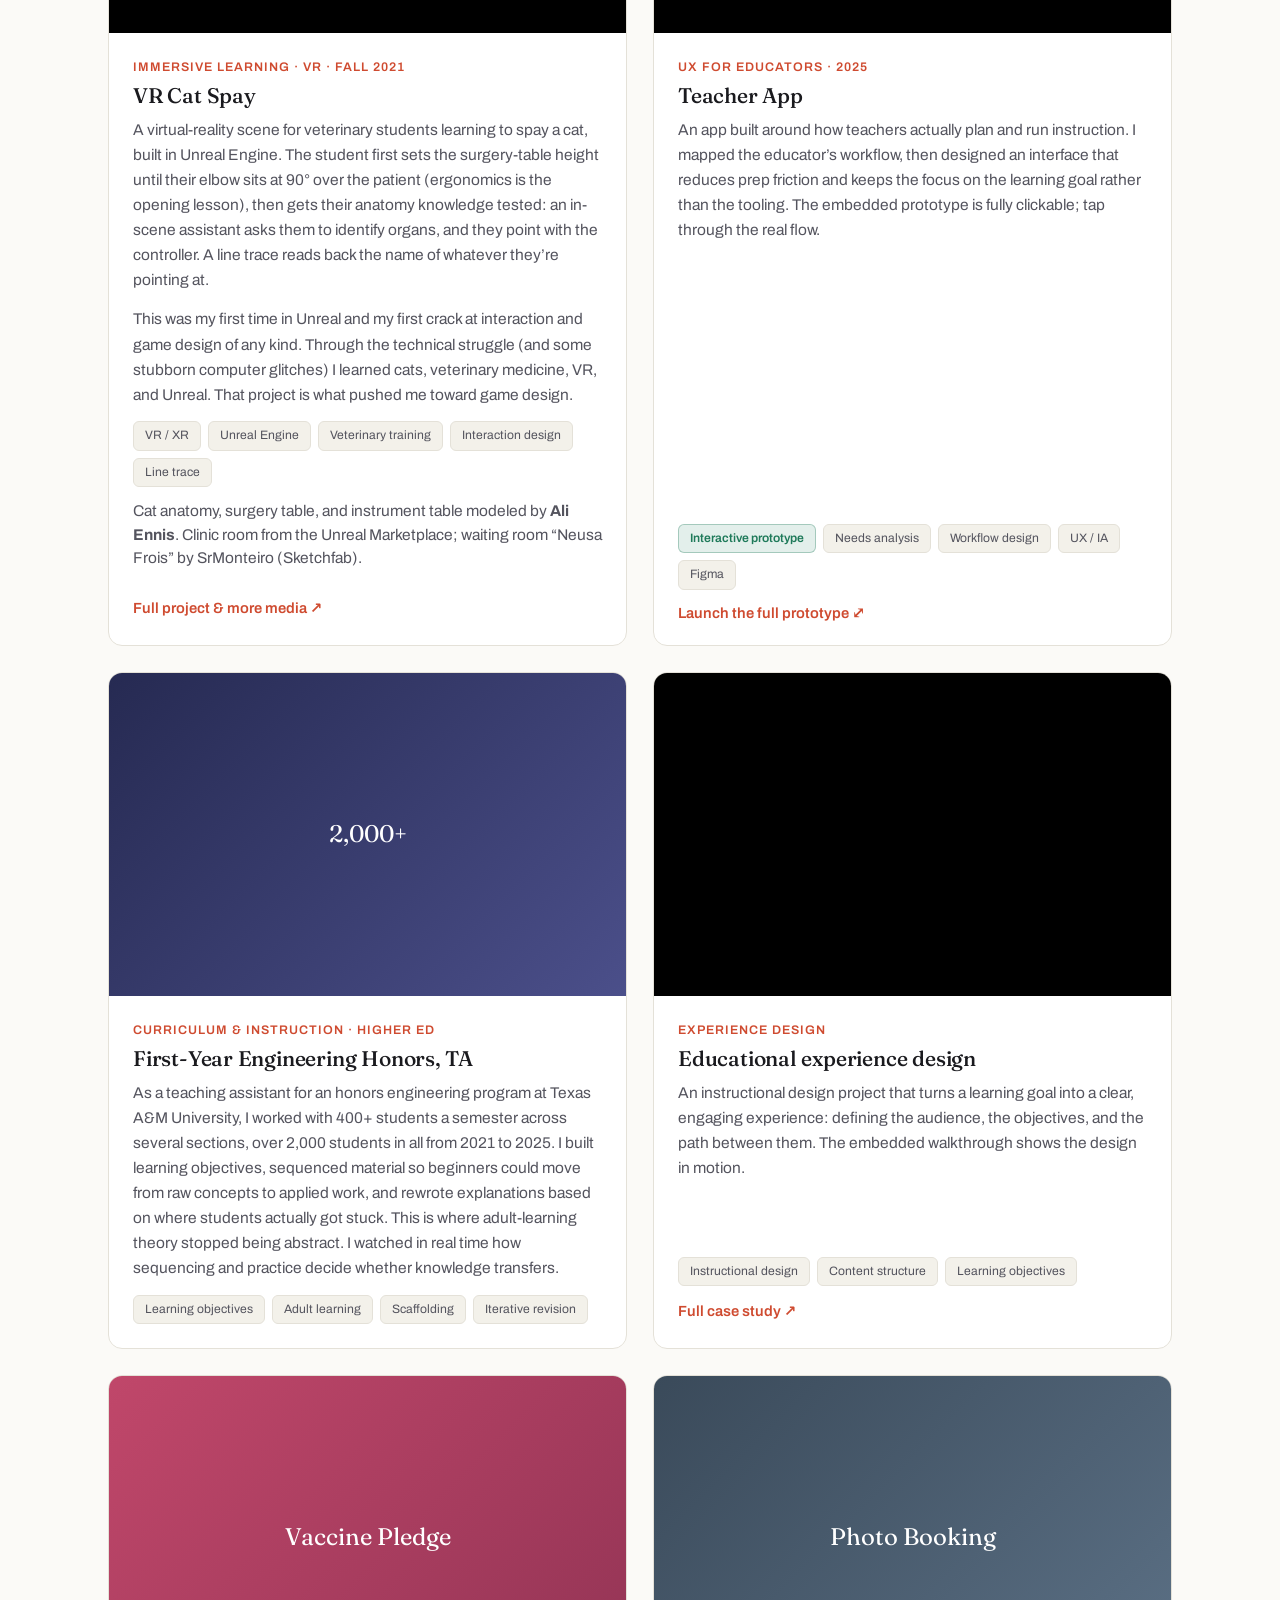
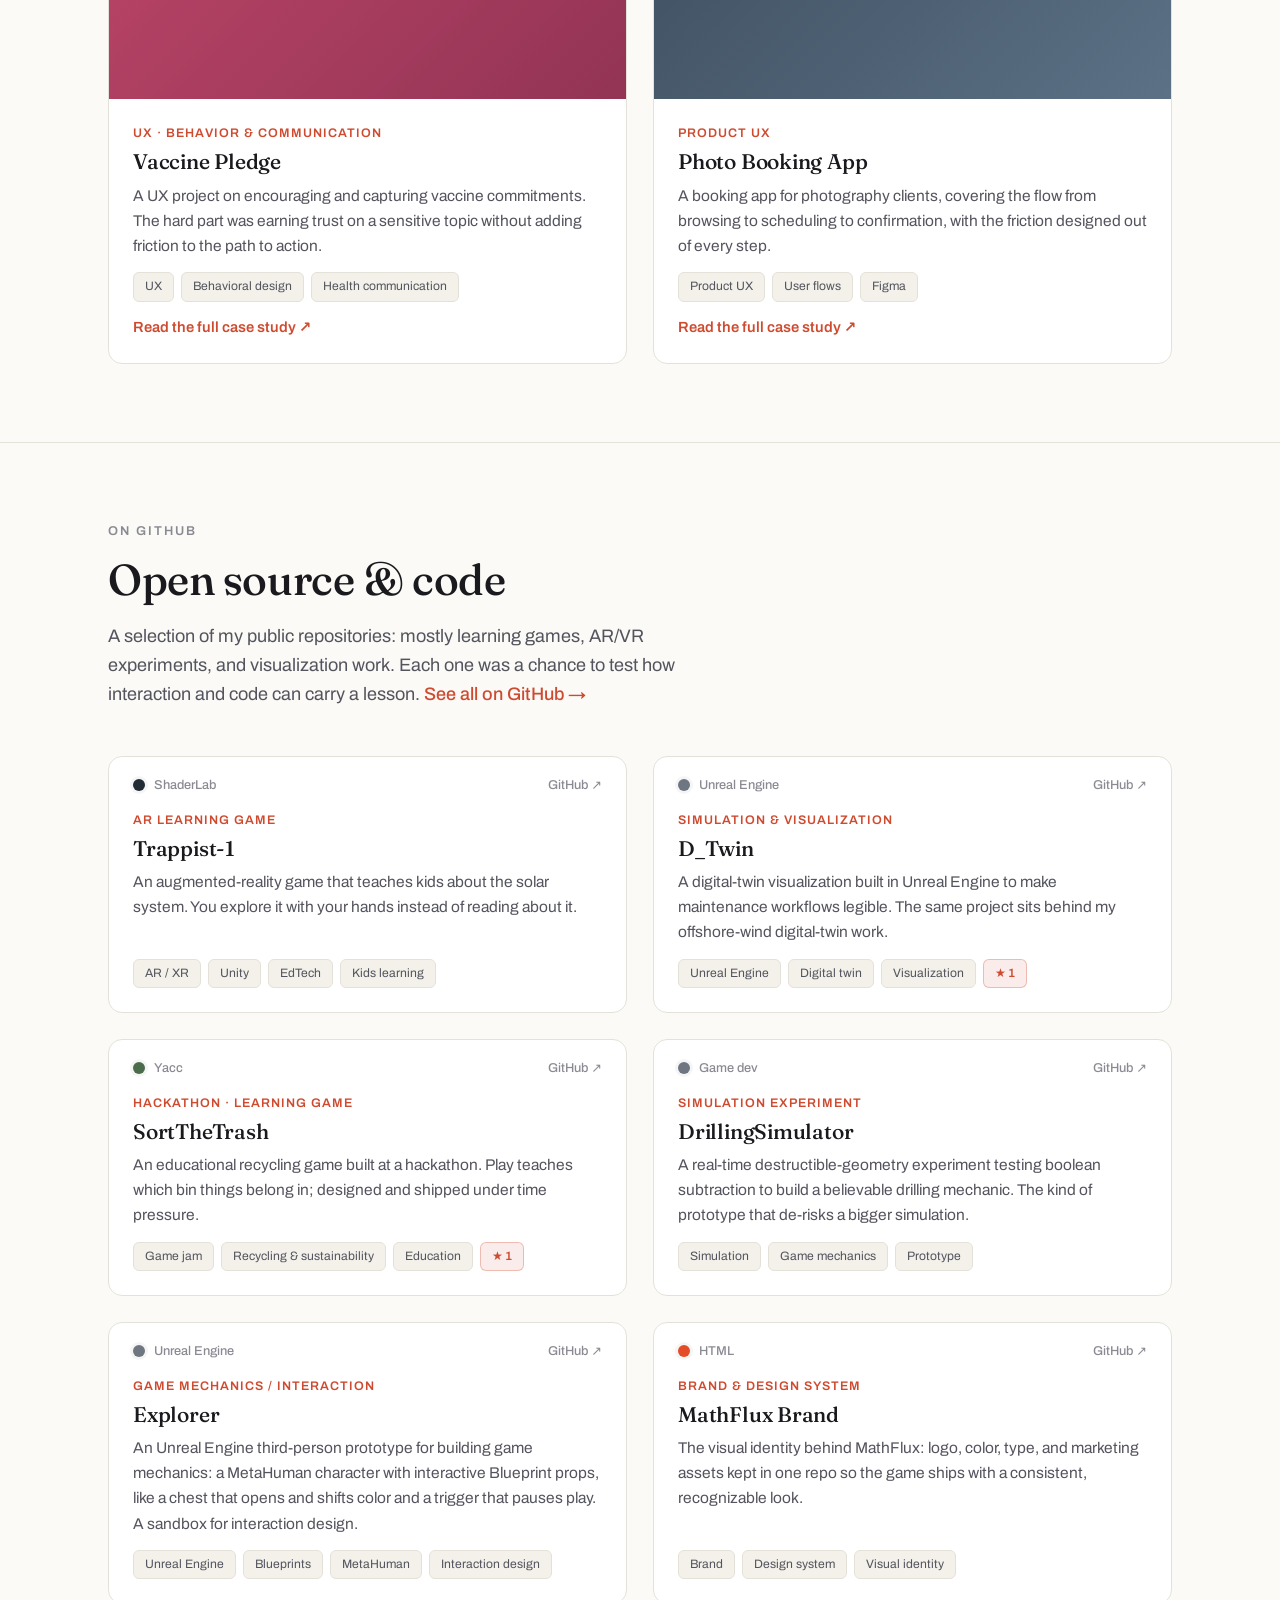
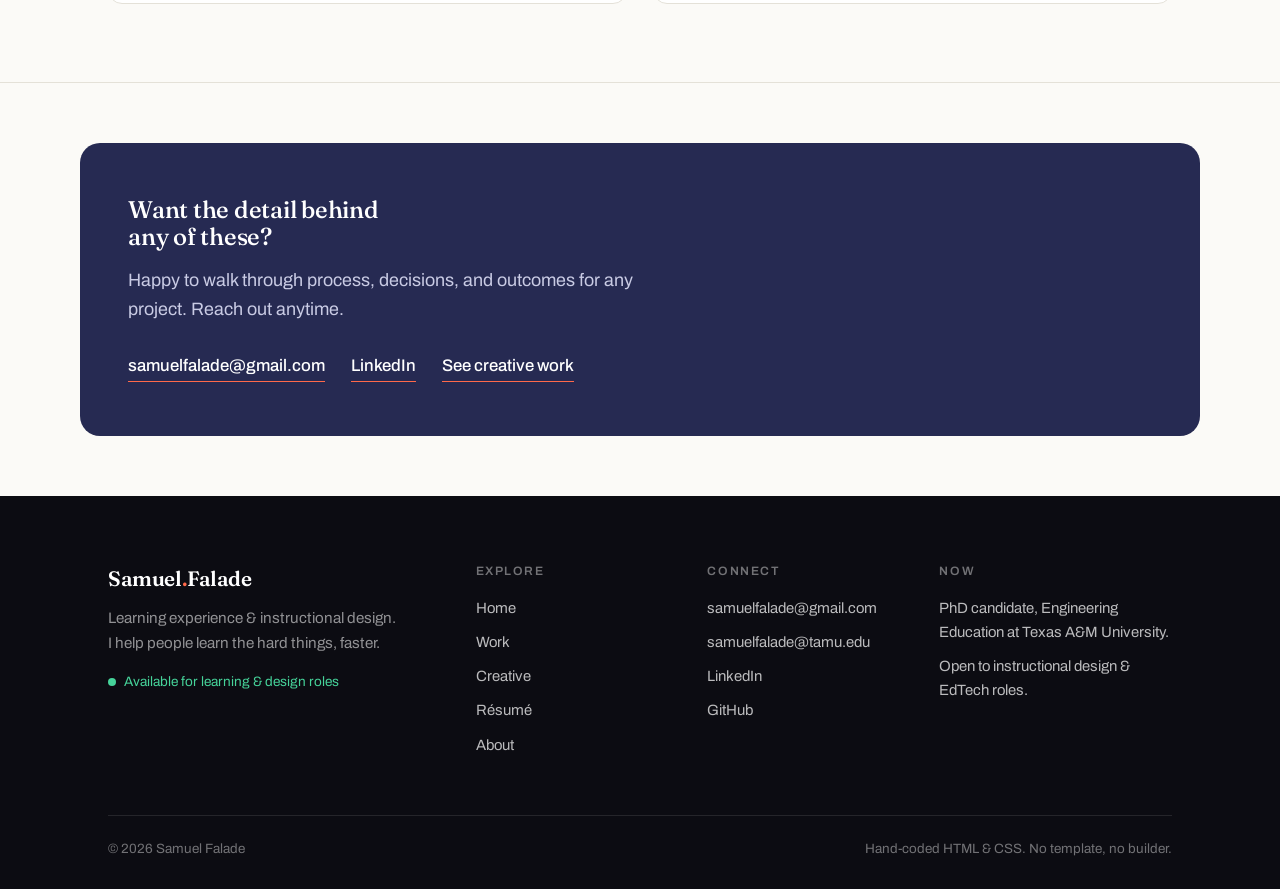
<file: work.html>
<!DOCTYPE html>
<html lang="en">
<head>
<meta charset="UTF-8" />
<meta name="viewport" content="width=device-width, initial-scale=1.0" />
<title>Work · Samuel Falade</title>
<meta name="description" content="Instructional design, experience design, and EdTech projects by Samuel Falade." />
<link rel="preconnect" href="https://fonts.googleapis.com" />
<link rel="preconnect" href="https://fonts.gstatic.com" crossorigin />
<link href="https://fonts.googleapis.com/css2?family=Fraunces:opsz,ital,wght@9..144,0,400;9..144,0,500;9..144,0,600;9..144,1,400;9..144,1,500&family=Archivo:wght@400;500;600;700&display=swap" rel="stylesheet" />
<link rel="stylesheet" href="styles.css" />
</head>
<body>

<nav class="site">
  <div class="wrap">
    <a class="brand" href="index.html">Samuel<span>.</span>Falade</a>
    <button class="menu-toggle" aria-label="Menu" onclick="document.getElementById('nav').classList.toggle('open')">&#9776;</button>
    <div class="navlinks" id="nav">
      <a href="index.html">Home</a>
      <a href="work.html" class="active">Work</a>
      <a href="creative.html">Creative</a>
      <a href="resume.html">Resume</a>
      <a href="about.html">About</a>
      <a class="btn" href="mailto:samuelfalade@gmail.com">Contact</a>
    </div>
  </div>
</nav>

<header class="hero">
  <div class="wrap">
    <div class="eyebrow">Learning &amp; Experience Design</div>
    <h1>Work that helps people <em>learn</em> and <em>do</em>.</h1>
    <p class="lede">
      Projects across instructional design, EdTech, and experience design. Each one started with the
      same question: what does this person need to understand, and what&rsquo;s the clearest path to get them there?
    </p>
  </div>
</header>

<section>
  <div class="wrap">
    <div class="sec-label reveal">Learning experiences</div>
    <div class="sec-head-row reveal"><h2>Selected projects</h2><span class="note-mono">the long versions</span></div>

    <div class="grid">

      <div class="proj-card featured reveal">
        <div class="ph has-img"><img src="assets/mathflux.png" alt="MathFlux · Think Fast, a timed mental-math challenge"></div>
        <div class="body">
          <div class="kicker">Educational game &middot; ages 5+</div>
          <h3>MathFlux</h3>
          <p>A real-time competitive math game that teaches arithmetic by playing it, with five difficulty
          tiers from kindergarten to college and a live head-to-head competition mode. I designed the full
          learning loop: an onboarding flow that gets a new player productive in under a minute, a difficulty
          curve that scales with skill, and feedback timed so a wrong answer teaches instead of discourages.
          Built natively for iOS. The design problem was instructional at its core: fun enough that kids
          keep playing, rigorous enough that they actually improve.</p>
          <div class="chips"><span class="chip live">Live site</span><span class="chip">Learning-loop design</span><span class="chip">Onboarding</span><span class="chip">Difficulty curve</span><span class="chip">Feedback design</span><span class="chip">iOS / Swift</span></div>
          <button type="button" class="card-link embed-expand" data-video="assets/mathflux-trailer.mp4" data-orient="portrait" data-title="MathFlux trailer" data-link="https://samuelfalade.github.io/mathflux/">Watch the trailer</button>
          <a class="card-link" href="https://samuelfalade.github.io/mathflux/" target="_blank" rel="noopener" style="margin-left:18px;">Visit the live MathFlux site &#8599;</a>
        </div>
      </div>

      <div class="proj-card reveal">
        <div class="ph has-embed"><iframe src="https://www.youtube.com/embed/kr1JmHVP60E" title="VR Cat Spay surgical training demo" loading="lazy" allow="accelerometer; clipboard-write; encrypted-media; gyroscope; picture-in-picture; web-share" allowfullscreen></iframe></div>
        <div class="body">
          <div class="kicker">Immersive learning &middot; VR &middot; Fall 2021</div>
          <h3>VR Cat Spay</h3>
          <p>A virtual-reality scene for veterinary students learning to spay a cat, built in Unreal Engine.
          The student first sets the surgery-table height until their elbow sits at 90&deg; over the patient
          (ergonomics is the opening lesson), then gets their anatomy knowledge tested: an in-scene
          assistant asks them to identify organs, and they point with the controller. A line trace reads back
          the name of whatever they&rsquo;re pointing at.</p>
          <p>This was my first time in Unreal and my first crack at interaction and game design of any kind.
          Through the technical struggle (and some stubborn computer glitches) I learned cats, veterinary
          medicine, VR, and Unreal. That project is what pushed me toward game design.</p>
          <div class="chips"><span class="chip">VR / XR</span><span class="chip">Unreal Engine</span><span class="chip">Veterinary training</span><span class="chip">Interaction design</span><span class="chip">Line trace</span></div>
          <p class="credits">Cat anatomy, surgery table, and instrument table modeled by <b>Ali Ennis</b>.
          Clinic room from the Unreal Marketplace; waiting room &ldquo;Neusa Frois&rdquo; by SrMonteiro (Sketchfab).</p>
          <a class="card-link" href="https://sites.google.com/view/samuelfalade/portfolio/vr-cat-spay-project" target="_blank" rel="noopener">Full project &amp; more media &#8599;</a>
        </div>
      </div>

      <div class="proj-card reveal">
        <div class="ph has-embed"><iframe src="https://embed.figma.com/proto/VSPOWBV47cNQW57LTdjKHr/Final-Project?page-id=0%3A1&amp;node-id=198-1986&amp;scaling=scale-down&amp;content-scaling=responsive&amp;starting-point-node-id=49%3A485&amp;embed-host=share" title="Teacher App interactive prototype" loading="lazy" allowfullscreen></iframe></div>
        <div class="body">
          <div class="kicker">UX for educators &middot; 2025</div>
          <h3>Teacher App</h3>
          <p>An app built around how teachers actually plan and run instruction. I mapped the educator&rsquo;s
          workflow, then designed an interface that reduces prep friction and keeps the focus on the
          learning goal rather than the tooling. The embedded prototype is fully clickable; tap through
          the real flow.</p>
          <div class="chips"><span class="chip live">Interactive prototype</span><span class="chip">Needs analysis</span><span class="chip">Workflow design</span><span class="chip">UX / IA</span><span class="chip">Figma</span></div>
          <button type="button" class="card-link embed-expand" data-embed="https://embed.figma.com/proto/VSPOWBV47cNQW57LTdjKHr/Final-Project?page-id=0%3A1&amp;node-id=198-1986&amp;scaling=scale-down&amp;content-scaling=responsive&amp;starting-point-node-id=49%3A485&amp;embed-host=share" data-title="Teacher App prototype">Launch the full prototype</button>
        </div>
      </div>

      <div class="proj-card reveal">
        <div class="ph g-indigo">2,000+</div>
        <div class="body">
          <div class="kicker">Curriculum &amp; instruction &middot; higher ed</div>
          <h3>First-Year Engineering Honors, TA</h3>
          <p>As a teaching assistant for an honors engineering program at Texas A&amp;M University, I
          worked with 400+ students a semester across several sections, over 2,000 students in all from
          2021 to 2025. I built learning objectives, sequenced material so beginners could move from raw
          concepts to applied work, and rewrote explanations based on where students actually got stuck.
          This is where adult-learning theory stopped being abstract. I watched in real time how
          sequencing and practice decide whether knowledge transfers.</p>
          <div class="chips"><span class="chip">Learning objectives</span><span class="chip">Adult learning</span><span class="chip">Scaffolding</span><span class="chip">Iterative revision</span></div>
        </div>
      </div>

      <div class="proj-card reveal">
        <div class="ph has-embed"><iframe src="https://drive.google.com/file/d/1NpINsJXOQ5lIHmEgQ0zPCJUUBlWG8fPu/preview" title="Educational design walkthrough" loading="lazy" allow="autoplay" allowfullscreen></iframe></div>
        <div class="body">
          <div class="kicker">Experience design</div>
          <h3>Educational experience design</h3>
          <p>An instructional design project that turns a learning goal into a clear, engaging
          experience: defining the audience, the objectives, and the path between them. The embedded
          walkthrough shows the design in motion.</p>
          <div class="chips"><span class="chip">Instructional design</span><span class="chip">Content structure</span><span class="chip">Learning objectives</span></div>
          <a class="card-link" href="https://sites.google.com/view/samuelfalade/portfolio/experience-design/educational" target="_blank" rel="noopener">Full case study &#8599;</a>
        </div>
      </div>

      <div class="proj-card reveal">
        <div class="ph g-rose">Vaccine Pledge</div>
        <div class="body">
          <div class="kicker">UX &middot; behavior &amp; communication</div>
          <h3>Vaccine Pledge</h3>
          <p>A UX project on encouraging and capturing vaccine commitments. The hard part was earning
          trust on a sensitive topic without adding friction to the path to action.</p>
          <div class="chips"><span class="chip">UX</span><span class="chip">Behavioral design</span><span class="chip">Health communication</span></div>
          <a class="card-link" href="https://sites.google.com/view/samuelfalade/portfolio/experience-design/vaccine-pledge" target="_blank" rel="noopener">Read the full case study &#8599;</a>
        </div>
      </div>

      <div class="proj-card reveal">
        <div class="ph g-slate">Photo Booking</div>
        <div class="body">
          <div class="kicker">Product UX</div>
          <h3>Photo Booking App</h3>
          <p>A booking app for photography clients, covering the flow from browsing to scheduling
          to confirmation, with the friction designed out of every step.</p>
          <div class="chips"><span class="chip">Product UX</span><span class="chip">User flows</span><span class="chip">Figma</span></div>
          <a class="card-link" href="https://sites.google.com/view/samuelfalade/portfolio/experience-design/photo-booking-app" target="_blank" rel="noopener">Read the full case study &#8599;</a>
        </div>
      </div>

    </div>
  </div>
</section>

<section id="opensource">
  <div class="wrap">
    <div class="sec-label reveal">On GitHub</div>
    <h2 class="reveal">Open source &amp; code</h2>
    <p class="sec-intro reveal">A selection of my public repositories: mostly learning games, AR/VR experiments,
      and visualization work. Each one was a chance to test how interaction and code can carry a lesson.
      <a href="https://github.com/samuelfalade" target="_blank" rel="noopener" style="color:var(--accent-deep);font-weight:500;">See all on GitHub &rarr;</a></p>

    <div class="grid">

      <a class="proj-card repo-card reveal" href="https://github.com/samuelfalade/Trappist-1" target="_blank" rel="noopener">
        <div class="repo-head"><span class="lang-dot" style="background:#222c37"></span> ShaderLab <span class="gh">GitHub &#8599;</span></div>
        <div class="body">
          <div class="kicker">AR learning game</div>
          <h3>Trappist-1</h3>
          <p>An augmented-reality game that teaches kids about the solar system. You explore it with
          your hands instead of reading about it.</p>
          <div class="chips"><span class="chip">AR / XR</span><span class="chip">Unity</span><span class="chip">EdTech</span><span class="chip">Kids learning</span></div>
        </div>
      </a>

      <a class="proj-card repo-card reveal" href="https://github.com/samuelfalade/D_Twin" target="_blank" rel="noopener">
        <div class="repo-head"><span class="lang-dot" style="background:#6e7681"></span> Unreal Engine <span class="gh">GitHub &#8599;</span></div>
        <div class="body">
          <div class="kicker">Simulation &amp; visualization</div>
          <h3>D_Twin</h3>
          <p>A digital-twin visualization built in Unreal Engine to make maintenance workflows legible.
          The same project sits behind my offshore-wind digital-twin work.</p>
          <div class="chips"><span class="chip">Unreal Engine</span><span class="chip">Digital twin</span><span class="chip">Visualization</span><span class="chip star">&#9733; 1</span></div>
        </div>
      </a>

      <a class="proj-card repo-card reveal" href="https://github.com/samuelfalade/SortTheTrash" target="_blank" rel="noopener">
        <div class="repo-head"><span class="lang-dot" style="background:#4B6C4B"></span> Yacc <span class="gh">GitHub &#8599;</span></div>
        <div class="body">
          <div class="kicker">Hackathon &middot; learning game</div>
          <h3>SortTheTrash</h3>
          <p>An educational recycling game built at a hackathon. Play teaches which bin things
          belong in; designed and shipped under time pressure.</p>
          <div class="chips"><span class="chip">Game jam</span><span class="chip">Recycling &amp; sustainability</span><span class="chip">Education</span><span class="chip star">&#9733; 1</span></div>
        </div>
      </a>

      <a class="proj-card repo-card reveal" href="https://github.com/samuelfalade/DrillingSimulator" target="_blank" rel="noopener">
        <div class="repo-head"><span class="lang-dot" style="background:#6e7681"></span> Game dev <span class="gh">GitHub &#8599;</span></div>
        <div class="body">
          <div class="kicker">Simulation experiment</div>
          <h3>DrillingSimulator</h3>
          <p>A real-time destructible-geometry experiment testing boolean subtraction to build a
          believable drilling mechanic. The kind of prototype that de-risks a bigger simulation.</p>
          <div class="chips"><span class="chip">Simulation</span><span class="chip">Game mechanics</span><span class="chip">Prototype</span></div>
        </div>
      </a>

      <a class="proj-card repo-card reveal" href="https://github.com/samuelfalade/David" target="_blank" rel="noopener">
        <div class="repo-head"><span class="lang-dot" style="background:#6e7681"></span> Unreal Engine <span class="gh">GitHub &#8599;</span></div>
        <div class="body">
          <div class="kicker">Game mechanics / interaction</div>
          <h3>Explorer</h3>
          <p>An Unreal Engine third-person prototype for building game mechanics: a MetaHuman character
          with interactive Blueprint props, like a chest that opens and shifts color and a trigger that
          pauses play. A sandbox for interaction design.</p>
          <div class="chips"><span class="chip">Unreal Engine</span><span class="chip">Blueprints</span><span class="chip">MetaHuman</span><span class="chip">Interaction design</span></div>
        </div>
      </a>

      <a class="proj-card repo-card reveal" href="https://github.com/samuelfalade/mathflux-brand" target="_blank" rel="noopener">
        <div class="repo-head"><span class="lang-dot" style="background:#e34c26"></span> HTML <span class="gh">GitHub &#8599;</span></div>
        <div class="body">
          <div class="kicker">Brand &amp; design system</div>
          <h3>MathFlux Brand</h3>
          <p>The visual identity behind MathFlux: logo, color, type, and marketing assets kept in one
          repo so the game ships with a consistent, recognizable look.</p>
          <div class="chips"><span class="chip">Brand</span><span class="chip">Design system</span><span class="chip">Visual identity</span></div>
        </div>
      </a>

    </div>
  </div>
</section>

<div class="band">
  <h2 class="reveal">Want the detail behind any of these?</h2>
  <p class="reveal">Happy to walk through process, decisions, and outcomes for any project. Reach out anytime.</p>
  <div class="links reveal">
    <a href="mailto:samuelfalade@gmail.com">samuelfalade@gmail.com</a>
    <a href="https://www.linkedin.com/in/samuelfalade/" target="_blank" rel="noopener">LinkedIn</a>
    <a href="creative.html">See creative work</a>
  </div>
</div>

<footer class="site-footer reveal">
  <div class="wrap">
    <div class="foot-grid">
      <div class="foot-brand">
        <div class="brand">Samuel<span>.</span>Falade</div>
        <p>Learning experience &amp; instructional design. I help people learn the hard things, faster.</p>
        <span class="foot-avail"><span class="dot"></span> Available for learning &amp; design roles</span>
      </div>
      <div class="foot-col">
        <h5>Explore</h5>
        <a href="index.html">Home</a>
        <a href="work.html">Work</a>
        <a href="creative.html">Creative</a>
        <a href="resume.html">R&eacute;sum&eacute;</a>
        <a href="about.html">About</a>
      </div>
      <div class="foot-col">
        <h5>Connect</h5>
        <a href="mailto:samuelfalade@gmail.com">samuelfalade@gmail.com</a>
        <a href="mailto:samuelfalade@tamu.edu">samuelfalade@tamu.edu</a>
        <a href="https://www.linkedin.com/in/samuelfalade/" target="_blank" rel="noopener">LinkedIn</a>
        <a href="https://github.com/samuelfalade" target="_blank" rel="noopener">GitHub</a>
      </div>
      <div class="foot-col">
        <h5>Now</h5>
        <p>PhD candidate, Engineering Education at Texas A&amp;M University.</p>
        <p>Open to instructional design &amp; EdTech roles.</p>
      </div>
    </div>
    <div class="foot-base">
      <span>&copy; 2026 Samuel Falade</span>
      <span>Hand-coded HTML &amp; CSS. No template, no builder.</span>
    </div>
  </div>
</footer>

<script src="site.js"></script>
<script src="immersive.js" defer></script>
</body>
</html>
</file>
<file: styles.css>
/* ===== Samuel Falade — portfolio site ===== */
:root{
  --ink:#1a1a1e;
  --soft:#54545e;
  --faint:#8a8a93;
  --line:#e4e1d8;
  --paper:#fbfaf7;
  --panel:#f3f1ea;
  --card:#ffffff;
  --accent:#ff694a;
  --accent-deep:#cf4b30;
  --indigo:#262a52;
  --green:#1f7a5a;
  --radius:14px;
  --maxw:1120px;
  --shadow:0 10px 30px rgba(26,26,30,.08);
}
*{box-sizing:border-box;margin:0;padding:0;}
html{scroll-behavior:smooth;}
body{
  font-family:"Archivo",system-ui,-apple-system,"Segoe UI",sans-serif;
  color:var(--ink);background:var(--paper);line-height:1.62;
  -webkit-font-smoothing:antialiased;
}
h1,h2,h3,h4{font-family:"Fraunces",Georgia,serif;font-weight:500;line-height:1.1;letter-spacing:-0.01em;}
img{max-width:100%;display:block;}
a{color:inherit;text-decoration:none;}
.wrap{max-width:var(--maxw);margin:0 auto;padding:0 28px;}

/* ---- nav ---- */
nav.site{position:sticky;top:0;z-index:50;background:rgba(251,250,247,.85);backdrop-filter:blur(12px);border-bottom:1px solid var(--line);}
nav.site .wrap{display:flex;align-items:center;justify-content:space-between;height:66px;}
.brand{font-family:"Fraunces",serif;font-size:1.18rem;font-weight:600;letter-spacing:-.02em;}
.brand span{color:var(--accent);}
.navlinks{display:flex;gap:28px;align-items:center;font-size:.93rem;}
.navlinks a{color:var(--soft);transition:color .15s;position:relative;}
.navlinks a:hover,.navlinks a.active{color:var(--ink);}
.navlinks a.active::after{content:"";position:absolute;left:0;right:0;bottom:-22px;height:2px;background:var(--accent);}
.navlinks a.btn{color:#fff;background:var(--ink);padding:9px 18px;border-radius:8px;}
.navlinks a.btn:hover{background:var(--accent-deep);}
.menu-toggle{display:none;background:none;border:none;font-size:1.5rem;cursor:pointer;color:var(--ink);}
@media(max-width:760px){
  .navlinks{display:none;position:absolute;top:66px;left:0;right:0;flex-direction:column;background:var(--paper);border-bottom:1px solid var(--line);padding:18px 28px;gap:18px;}
  .navlinks.open{display:flex;}
  .navlinks a.active::after{display:none;}
  .menu-toggle{display:block;}
}

/* ---- hero ---- */
.hero{padding:96px 0 72px;border-bottom:1px solid var(--line);}
.eyebrow{font-size:.8rem;letter-spacing:.16em;text-transform:uppercase;color:var(--accent-deep);font-weight:600;margin-bottom:22px;}
.hero h1{font-size:clamp(2.6rem,6.2vw,4.6rem);max-width:16ch;}
.hero h1 em{font-style:italic;color:var(--accent);}
.hero .lede{font-size:1.24rem;color:var(--soft);max-width:60ch;margin-top:28px;}
.cta-row{display:flex;gap:14px;flex-wrap:wrap;margin-top:36px;}
.btn-lg{display:inline-block;padding:14px 26px;border-radius:10px;font-size:.97rem;font-weight:500;transition:transform .12s,box-shadow .2s,border-color .2s;}
.btn-lg.primary{background:var(--ink);color:var(--paper);}
.btn-lg.primary:hover{transform:translateY(-2px);box-shadow:var(--shadow);}
.btn-lg.ghost{border:1px solid var(--line);color:var(--ink);}
.btn-lg.ghost:hover{border-color:var(--ink);}

/* ---- sections ---- */
section{padding:78px 0;border-bottom:1px solid var(--line);}
.sec-label{font-size:.8rem;letter-spacing:.16em;text-transform:uppercase;color:var(--faint);font-weight:600;margin-bottom:14px;}
section h2{font-size:clamp(1.9rem,3.8vw,2.7rem);max-width:20ch;}
.sec-intro{font-size:1.13rem;color:var(--soft);max-width:64ch;margin-top:18px;}

/* ---- pillars ---- */
.pillars{display:grid;grid-template-columns:repeat(3,1fr);gap:22px;margin-top:46px;}
@media(max-width:760px){.pillars{grid-template-columns:1fr;}}
.pillar{background:var(--panel);border:1px solid var(--line);border-radius:var(--radius);padding:28px;}
.pillar .n{font-family:"Fraunces",serif;font-size:1.7rem;color:var(--accent);}
.pillar h3{font-size:1.2rem;margin:12px 0 8px;}
.pillar p{font-size:.98rem;color:var(--soft);}

/* ---- work grid ---- */
.grid{display:grid;grid-template-columns:repeat(2,1fr);gap:26px;margin-top:46px;}
@media(max-width:760px){.grid{grid-template-columns:1fr;}}
.proj-card{background:var(--card);border:1px solid var(--line);border-radius:var(--radius);overflow:hidden;transition:transform .15s,box-shadow .2s;display:flex;flex-direction:column;}
.proj-card:hover{transform:translateY(-4px);box-shadow:var(--shadow);}
.proj-card .ph{aspect-ratio:16/10;display:flex;align-items:center;justify-content:center;color:#fff;font-family:"Fraunces",serif;font-size:1.5rem;text-align:center;padding:18px;position:relative;}
.proj-card .ph small{position:absolute;bottom:10px;left:0;right:0;font-family:"Archivo",sans-serif;font-size:.68rem;letter-spacing:.05em;opacity:.7;text-transform:uppercase;font-weight:500;}
.proj-card .body{padding:24px;display:flex;flex-direction:column;flex:1;}
.proj-card .kicker{font-size:.78rem;letter-spacing:.08em;text-transform:uppercase;color:var(--accent-deep);font-weight:600;margin-bottom:7px;}
.proj-card h3{font-size:1.32rem;margin-bottom:9px;}
.proj-card p{font-size:.97rem;color:var(--soft);margin-bottom:14px;flex:1;}
.chips{display:flex;flex-wrap:wrap;gap:7px;}
.chip{font-size:.76rem;padding:4px 11px;border-radius:6px;background:var(--panel);border:1px solid var(--line);color:var(--soft);}

/* gradient placeholders */
.g-coral{background:linear-gradient(135deg,#ff694a,#cf4b30);}
.g-indigo{background:linear-gradient(135deg,#262a52,#4b4f8a);}
.g-green{background:linear-gradient(135deg,#1f7a5a,#2fae7e);}
.g-violet{background:linear-gradient(135deg,#7a5cc7,#5a3fa0);}
.g-amber{background:linear-gradient(135deg,#e0913a,#c96a1e);}
.g-slate{background:linear-gradient(135deg,#3a4a5a,#5c7186);}
.g-rose{background:linear-gradient(135deg,#c0476a,#933455);}
.g-teal{background:linear-gradient(135deg,#1f6e7a,#2f9aae);}

/* ---- about ---- */
.about-grid{display:grid;grid-template-columns:1.5fr 1fr;gap:52px;align-items:start;margin-top:40px;}
@media(max-width:760px){.about-grid{grid-template-columns:1fr;gap:30px;}}
.about-grid p{font-size:1.1rem;margin-bottom:20px;}
.side-card{background:var(--panel);border:1px solid var(--line);border-radius:var(--radius);padding:26px;margin-bottom:22px;}
.side-card h4{font-size:1.05rem;margin-bottom:14px;}
.side-card .row{padding:11px 0;border-bottom:1px solid var(--line);font-size:.93rem;}
.side-card .row:last-child{border-bottom:none;padding-bottom:0;}
.side-card .row b{display:block;font-weight:600;}
.side-card .row span{color:var(--faint);font-size:.85rem;}
.taglist{display:flex;flex-wrap:wrap;gap:8px;}
.portrait{width:100%;border-radius:var(--radius);margin-bottom:22px;display:block;box-shadow:var(--shadow);}

/* ---- contact / cta band ---- */
.band{background:var(--indigo);color:#fff;border-radius:20px;padding:54px 48px;margin:60px auto;max-width:var(--maxw);}
.band h2{color:#fff;max-width:18ch;}
.band p{color:#c9cbe4;font-size:1.12rem;margin-top:16px;max-width:54ch;}
.band .links{display:flex;gap:26px;flex-wrap:wrap;margin-top:28px;font-size:1.05rem;}
.band .links a{color:#fff;font-weight:500;border-bottom:1px solid var(--accent);padding-bottom:2px;}
.band .links a:hover{border-color:#fff;}
@media(max-width:600px){.band{padding:38px 26px;border-radius:14px;}}

/* ---- gallery ---- */
.masonry{columns:3;column-gap:20px;margin-top:40px;}
@media(max-width:900px){.masonry{columns:2;}}
@media(max-width:560px){.masonry{columns:1;}}
.tile{break-inside:avoid;margin-bottom:20px;border-radius:12px;overflow:hidden;border:1px solid var(--line);}
.tile .ph{display:flex;align-items:flex-end;color:#fff;padding:16px;font-weight:500;font-size:.95rem;}
.tile .ph.tall{min-height:300px;}
.tile .ph.mid{min-height:220px;}
.tile .ph.short{min-height:160px;}
.tile .cap{padding:13px 16px;background:var(--card);font-size:.9rem;}
.tile .cap b{display:block;font-family:"Fraunces",serif;font-size:1.05rem;font-weight:500;}
.tile .cap span{color:var(--faint);font-size:.82rem;}

/* ---- footer ---- */
footer.site{padding:40px 0;text-align:center;color:var(--faint);font-size:.88rem;}
footer.site a{color:var(--soft);}
footer.site .fl{display:flex;gap:20px;justify-content:center;margin-bottom:12px;}

/* placeholder note banner (remove after adding images) */
.imgnote{background:#fff4d6;border:1px dashed #d8b54a;color:#7a5a06;border-radius:10px;padding:12px 18px;font-size:.9rem;margin-top:30px;}
.imgnote code{background:#fbeec0;padding:1px 6px;border-radius:4px;}

/* ============================================================
   v2 — cinematic redesign (shared, benefits every page)
   ============================================================ */
:root{ --noir:#0c0c12; --noir-2:#15151f; --mint:#46d39a; }

/* ---- glass nav: shrink on scroll + over-hero (dark) mode ---- */
nav.site{transition:background .3s,box-shadow .3s,border-color .3s;}
nav.site .wrap{transition:height .28s cubic-bezier(.2,.7,.2,1);}
nav.site.scrolled{box-shadow:0 8px 28px rgba(12,12,18,.10);background:rgba(251,250,247,.92);}
nav.site.scrolled .wrap{height:54px;}
nav.site.over-hero{position:fixed;top:0;left:0;right:0;background:transparent;border-bottom-color:transparent;}
nav.site.over-hero .brand{color:#fff;}
nav.site.over-hero .navlinks a{color:rgba(255,255,255,.78);}
nav.site.over-hero .navlinks a:hover,nav.site.over-hero .navlinks a.active{color:#fff;}
nav.site.over-hero .navlinks a.active::after{background:var(--accent);}
nav.site.over-hero .navlinks a.btn{background:rgba(255,255,255,.14);color:#fff;backdrop-filter:blur(6px);}
nav.site.over-hero .navlinks a.btn:hover{background:#fff;color:var(--ink);}
nav.site.over-hero .menu-toggle{color:#fff;}
nav.site.over-hero.scrolled{background:rgba(251,250,247,.92);border-bottom-color:var(--line);}
nav.site.over-hero.scrolled .brand{color:var(--ink);}
nav.site.over-hero.scrolled .navlinks a{color:var(--soft);}
nav.site.over-hero.scrolled .navlinks a:hover,nav.site.over-hero.scrolled .navlinks a.active{color:var(--ink);}
nav.site.over-hero.scrolled .navlinks a.btn{background:var(--ink);color:#fff;}
nav.site.over-hero.scrolled .menu-toggle{color:var(--ink);}

/* ---- cinematic hero ---- */
.hero-cine{position:relative;overflow:hidden;background:var(--noir);color:#fff;padding:172px 0 112px;isolation:isolate;}
.hero-cine .wrap{position:relative;z-index:3;}
.hero-cine .glow{position:absolute;inset:-25% -12%;z-index:1;pointer-events:none;}
.hero-cine .glow::before,.hero-cine .glow::after{content:"";position:absolute;border-radius:50%;filter:blur(86px);}
.hero-cine .glow::before{width:62vw;height:62vw;left:-8%;top:-22%;background:radial-gradient(circle,rgba(255,105,74,.72),transparent 60%);opacity:.6;animation:glowA 15s ease-in-out infinite alternate;}
.hero-cine .glow::after{width:56vw;height:56vw;right:-10%;bottom:-26%;background:radial-gradient(circle,rgba(60,68,150,.9),transparent 62%);opacity:.65;animation:glowB 19s ease-in-out infinite alternate;}
@keyframes glowA{from{transform:translate(0,0) scale(1);}to{transform:translate(9%,7%) scale(1.2);}}
@keyframes glowB{from{transform:translate(0,0) scale(1);}to{transform:translate(-7%,-9%) scale(1.24);}}
.hero-cine .grain{position:absolute;inset:0;z-index:2;pointer-events:none;opacity:.085;mix-blend-mode:overlay;
  background-image:url("data:image/svg+xml,%3Csvg xmlns='http://www.w3.org/2000/svg' width='160' height='160'%3E%3Cfilter id='n'%3E%3CfeTurbulence type='fractalNoise' baseFrequency='0.85' numOctaves='2' stitchTiles='stitch'/%3E%3C/filter%3E%3Crect width='100%25' height='100%25' filter='url(%23n)'/%3E%3C/svg%3E");
  background-size:180px;animation:grain 7s steps(7) infinite;}
@keyframes grain{0%{transform:translate(0,0);}20%{transform:translate(-4%,3%);}40%{transform:translate(3%,-4%);}60%{transform:translate(-3%,-2%);}80%{transform:translate(4%,3%);}100%{transform:translate(0,0);}}
.hero-cine .eyebrow{color:var(--accent);}
.avail{display:inline-flex;align-items:center;gap:9px;font-size:.82rem;letter-spacing:.03em;color:rgba(255,255,255,.86);background:rgba(255,255,255,.07);border:1px solid rgba(255,255,255,.15);padding:8px 16px;border-radius:8px;backdrop-filter:blur(6px);}
.avail .dot{width:9px;height:9px;border-radius:50%;background:var(--mint);animation:pulse 2.2s infinite;}
@keyframes pulse{0%{box-shadow:0 0 0 0 rgba(70,211,154,.55);}70%{box-shadow:0 0 0 11px rgba(70,211,154,0);}100%{box-shadow:0 0 0 0 rgba(70,211,154,0);}}
.hero-cine h1{font-size:clamp(3rem,9vw,7rem);line-height:.97;margin-top:24px;letter-spacing:-.025em;max-width:15ch;}
.hero-cine h1 .it{font-style:italic;color:var(--accent);}
.hero-cine h1 .out{color:transparent;-webkit-text-stroke:1.6px rgba(255,255,255,.82);}
.hero-cine .lede{color:rgba(255,255,255,.72);font-size:1.24rem;max-width:56ch;margin-top:30px;}
.hero-cine .cta-row{margin-top:38px;}
.hero-cine .btn-lg.primary{background:var(--accent);color:#16161c;}
.hero-cine .btn-lg.primary:hover{background:#fff;color:var(--ink);}
.hero-cine .btn-lg.ghost{border-color:rgba(255,255,255,.32);color:#fff;}
.hero-cine .btn-lg.ghost:hover{border-color:#fff;background:rgba(255,255,255,.08);}
@media(max-width:760px){.hero-cine{padding:132px 0 78px;}}

/* ---- stats band (dark, count-up) ---- */
.stats-band{background:var(--noir);color:#fff;border:none;padding:24px 0 78px;}
.stats-grid{display:grid;grid-template-columns:repeat(4,1fr);gap:26px;}
@media(max-width:760px){.stats-grid{grid-template-columns:repeat(2,1fr);gap:22px 18px;}}
.stat{border-top:2px solid rgba(255,255,255,.16);padding-top:18px;}
.stat .stat-num{font-family:"Fraunces",serif;font-weight:500;font-size:clamp(2.4rem,4.6vw,3.7rem);line-height:1;color:#fff;}
.stat .stat-label{color:rgba(255,255,255,.58);font-size:.92rem;margin-top:11px;max-width:26ch;}

/* ---- infinite marquee ---- */
.marquee{background:var(--accent);color:#16161c;overflow:hidden;white-space:nowrap;border:none;padding:0;}
.marquee .track{display:inline-flex;align-items:center;animation:scrollX 30s linear infinite;will-change:transform;}
.marquee:hover .track{animation-play-state:paused;}
.marquee .item{font-family:"Fraunces",serif;font-style:italic;font-size:1.5rem;padding:18px 0;display:inline-flex;align-items:center;}
.marquee .item::after{content:"\002A";font-style:normal;margin:0 38px;opacity:.55;font-size:1rem;transform:translateY(-2px);}
@keyframes scrollX{from{transform:translateX(0);}to{transform:translateX(-50%);}}

/* ---- scroll reveal ----
   The hidden state is armed by site.js (html.rv), so no-JS visitors, crawlers,
   and print see everything. Anything on screen at load gets .in before arming
   and never animates. */
.rv .reveal{transition:opacity .7s cubic-bezier(.22,1,.36,1),transform .7s cubic-bezier(.22,1,.36,1);}
.rv .reveal:not(.in){opacity:0;transform:translateY(24px);}
.reveal.in{opacity:1;transform:none;}
@media print{.reveal{opacity:1!important;transform:none!important;}}

/* ---- richer hovers ---- */
.proj-card{transition:transform .2s,box-shadow .28s,border-color .2s;}
.proj-card:hover{transform:translateY(-6px);box-shadow:0 20px 44px rgba(12,12,18,.13);border-color:#d8d2c4;}
.proj-card .ph{transition:transform .45s cubic-bezier(.2,.7,.2,1);}
.proj-card:hover .ph{transform:scale(1.045);}
.proj-card .ph img{position:absolute;inset:0;width:100%;height:100%;object-fit:cover;}
.proj-card .ph.has-img{padding:0;background:#0c0c12;}
.proj-card .ph.has-embed{padding:0;background:#000;}
.proj-card .ph.has-embed iframe{position:absolute;inset:0;width:100%;height:100%;border:0;}
.proj-card:hover .ph.has-embed{transform:none;}
.credits{font-size:.76rem;line-height:1.5;color:var(--faint);margin-top:12px;}
.card-link{display:inline-block;margin-top:14px;color:var(--accent-deep);font-weight:600;font-size:.92rem;}
.card-link:hover{text-decoration:underline;}
button.card-link{background:none;border:0;padding:0;cursor:pointer;font-family:inherit;text-align:left;}
button.card-link::after{content:" \2922";font-weight:700;}

/* ---- in-page embed overlay (lightbox) ---- */
.modal{position:fixed;inset:0;z-index:200;display:none;align-items:center;justify-content:center;padding:24px;}
.modal.open{display:flex;}
.modal-backdrop{position:absolute;inset:0;background:rgba(12,12,18,.80);backdrop-filter:blur(7px);animation:mFade .2s ease;}
.modal-panel{position:relative;z-index:1;display:flex;flex-direction:column;width:min(1040px,95vw);height:min(840px,90vh);background:var(--noir);border-radius:16px;overflow:hidden;box-shadow:0 36px 90px rgba(0,0,0,.55);animation:mPop .24s cubic-bezier(.2,.7,.2,1);}
.modal-head{display:flex;align-items:center;justify-content:space-between;gap:14px;padding:12px 16px;color:#fff;border-bottom:1px solid rgba(255,255,255,.1);flex:none;}
.modal-head .mt{font-family:"Fraunces",serif;font-size:1rem;font-weight:500;}
.modal-head .actions{display:flex;align-items:center;gap:14px;}
.modal-head .newtab{color:rgba(255,255,255,.6);font-size:.82rem;}
.modal-head .newtab:hover{color:#fff;}
.modal-close{width:34px;height:34px;border:0;border-radius:50%;background:rgba(255,255,255,.1);color:#fff;font-size:1.3rem;line-height:1;cursor:pointer;display:flex;align-items:center;justify-content:center;transition:background .15s;}
.modal-close:hover{background:var(--accent);color:#16161c;}
.modal-body{flex:1;position:relative;background:#1d1d27;}
.modal-body iframe{position:absolute;inset:0;width:100%;height:100%;border:0;}
.modal-body video{position:absolute;inset:0;width:100%;height:100%;object-fit:contain;background:#000;}
.modal-body img{position:absolute;inset:0;width:100%;height:100%;object-fit:contain;background:#000;}
.modal.video .modal-panel{width:min(1000px,95vw);height:min(720px,90vh);}
.modal.video.vportrait .modal-panel{width:min(430px,94vw);height:min(900px,92vh);}
.modal.image .modal-panel{width:min(1200px,96vw);height:min(880px,94vh);}
.modal-arrow{position:absolute;top:50%;transform:translateY(-50%);z-index:3;display:none;width:46px;height:46px;border:0;border-radius:50%;background:rgba(255,255,255,.14);color:#fff;font-size:1.9rem;line-height:1;cursor:pointer;align-items:center;justify-content:center;transition:background .15s,color .15s;}
.modal-arrow:hover{background:var(--accent);color:#16161c;}
.modal-arrow.prev{left:14px;}
.modal-arrow.next{right:14px;}
.modal.gallery .modal-arrow{display:flex;}

/* ---- creative gallery grid (masonry) ---- */
.gallery-grid{columns:3;column-gap:14px;margin-top:36px;}
@media(max-width:900px){.gallery-grid{columns:2;}}
@media(max-width:560px){.gallery-grid{columns:1;}}
.gthumb{break-inside:avoid;display:block;width:100%;margin:0 0 14px;padding:0;border:0;background:none;cursor:pointer;border-radius:10px;overflow:hidden;position:relative;}
.gthumb img{width:100%;display:block;transition:transform .45s cubic-bezier(.2,.7,.2,1);}
.gthumb:hover img{transform:scale(1.05);}
.gthumb::after{content:"";position:absolute;inset:0;background:linear-gradient(transparent 55%,rgba(12,12,18,.34));opacity:0;transition:opacity .2s;}
.gthumb:hover::after{opacity:1;}
.gallery-grid.paintings{columns:2;}
@media(max-width:560px){.gallery-grid.paintings{columns:1;}}
.gallery-grid.duo{columns:auto;display:grid;grid-template-columns:1fr 1fr;gap:16px;align-items:start;}
.gallery-grid.duo .gthumb{margin:0;}
@media(max-width:560px){.gallery-grid.duo{grid-template-columns:1fr;}}

/* ---- scroll-triggered timelapse stage ---- */
.timelapse-stage{position:relative;width:100%;min-height:88vh;margin:30px 0;background:#fff;display:flex;align-items:center;justify-content:center;overflow:hidden;}
.timelapse-stage video{width:100%;height:88vh;object-fit:contain;background:#fff;display:block;}
.tl-cap{position:absolute;bottom:22px;left:24px;font-size:.82rem;letter-spacing:.04em;color:var(--faint);text-transform:uppercase;font-weight:500;}
.tl-sound{position:absolute;bottom:18px;right:24px;padding:12px 18px;border-radius:8px;border:0;background:rgba(12,12,18,.62);color:#fff;font-family:ui-monospace,"SF Mono",Menlo,Consolas,monospace;font-size:.78rem;letter-spacing:.03em;line-height:1;cursor:pointer;backdrop-filter:blur(5px);display:flex;align-items:center;justify-content:center;transition:background .15s,transform .15s;}
.tl-sound:hover{background:var(--accent);transform:scale(1.06);}
@media(max-width:600px){.timelapse-stage,.timelapse-stage video{min-height:60vh;height:60vh;}}
@keyframes mFade{from{opacity:0}to{opacity:1}}
@keyframes mPop{from{opacity:0;transform:translateY(16px) scale(.98)}to{opacity:1;transform:none}}
@media(prefers-reduced-motion:reduce){.modal-backdrop,.modal-panel{animation:none;}}
.btn-lg{position:relative;overflow:hidden;}
.btn-lg::after{content:"";position:absolute;top:0;left:-130%;width:55%;height:100%;background:linear-gradient(110deg,transparent,rgba(255,255,255,.38),transparent);transform:skewX(-20deg);transition:left .55s ease;}
.btn-lg:hover::after{left:150%;}
.btn-lg.ghost::after{background:linear-gradient(110deg,transparent,rgba(255,105,74,.25),transparent);}

/* ---- repo cards (Open source) ---- */
.repo-head{display:flex;align-items:center;gap:9px;padding:18px 24px 0;font-size:.8rem;color:var(--faint);font-weight:500;}
.lang-dot{width:12px;height:12px;border-radius:50%;flex:none;box-shadow:0 0 0 3px rgba(0,0,0,.04);}
.repo-head .gh{margin-left:auto;display:inline-flex;align-items:center;gap:5px;}
.repo-card .body{padding-top:14px;}
.repo-card h3{display:flex;align-items:center;gap:8px;}
.chip.live{background:rgba(31,122,90,.12);border-color:rgba(31,122,90,.32);color:#1f7a5a;font-weight:600;}
.chip.star{background:rgba(207,75,48,.10);border-color:rgba(207,75,48,.30);color:var(--accent-deep);font-weight:600;}

/* ---- dark multi-column footer ---- */
footer.site-footer{background:var(--noir);color:rgba(255,255,255,.7);padding:66px 0 30px;}
footer.site-footer .foot-grid{display:grid;grid-template-columns:1.7fr 1fr 1fr 1.2fr;gap:38px;}
@media(max-width:760px){footer.site-footer .foot-grid{grid-template-columns:1fr 1fr;gap:30px;}}
@media(max-width:480px){footer.site-footer .foot-grid{grid-template-columns:1fr;}}
footer.site-footer .brand{color:#fff;font-size:1.3rem;}
footer.site-footer .foot-brand p{margin-top:10px;max-width:32ch;color:rgba(255,255,255,.55);font-size:.95rem;}
footer.site-footer .foot-avail{display:inline-flex;align-items:center;gap:8px;margin-top:16px;font-size:.85rem;color:var(--mint);}
footer.site-footer .foot-avail .dot{width:8px;height:8px;border-radius:50%;background:var(--mint);animation:pulse 2.2s infinite;}
footer.site-footer h5{font-family:"Archivo",sans-serif;font-size:.76rem;letter-spacing:.13em;text-transform:uppercase;color:rgba(255,255,255,.42);margin-bottom:14px;font-weight:600;}
footer.site-footer .foot-col a,footer.site-footer .foot-col p{display:block;color:rgba(255,255,255,.72);font-size:.93rem;margin-bottom:10px;transition:color .15s;}
footer.site-footer .foot-col a:hover{color:var(--accent);}
footer.site-footer .foot-base{margin-top:48px;padding-top:22px;border-top:1px solid rgba(255,255,255,.1);display:flex;justify-content:space-between;gap:14px;flex-wrap:wrap;font-size:.84rem;color:rgba(255,255,255,.42);}

/* ============================================================
   v3 — immersive layer (constellation, tilt, spotlight, parallax)
   ============================================================ */
.hero-cine canvas.constellation{position:absolute;inset:0;z-index:2;pointer-events:none;}
.hero-cine .glow{transition:transform .35s cubic-bezier(.2,.7,.2,1);will-change:transform;}
.hero-cine .wrap{transition:transform .45s cubic-bezier(.2,.7,.2,1);will-change:transform;}
.tiltable{transition:transform .18s ease,box-shadow .28s,border-color .2s;will-change:transform;}
.proj-card,.pillar{position:relative;}
.proj-card::before,.pillar::before{content:"";position:absolute;inset:0;z-index:1;border-radius:inherit;pointer-events:none;opacity:0;transition:opacity .3s;background:radial-gradient(360px circle at var(--mx,50%) var(--my,50%),rgba(255,105,74,.13),transparent 65%);}
.proj-card:hover::before,.pillar:hover::before{opacity:1;}
.hero-cine .btn-lg,.band .links a{transition:transform .22s cubic-bezier(.2,.7,.2,1),box-shadow .2s,border-color .2s,background .2s;will-change:transform;}
.motion-chip{position:fixed;right:16px;bottom:16px;z-index:120;padding:10px 18px;border:1px solid rgba(255,105,74,.5);border-radius:10px;background:rgba(12,12,18,.82);color:var(--accent);cursor:pointer;font-family:"Archivo",sans-serif;font-size:.8rem;font-weight:500;letter-spacing:.04em;-webkit-backdrop-filter:blur(8px);backdrop-filter:blur(8px);box-shadow:0 6px 22px rgba(12,12,18,.35);}
.motion-chip:active{transform:scale(.96);}
@media(prefers-reduced-motion:reduce){.motion-chip{display:none;}}

/* ============================================================
   v4 — de-AI pass: Archivo body, featured cards, bleed photo,
   mono annotations
   ============================================================ */
.note-mono{font-family:ui-monospace,"SF Mono",Menlo,Consolas,monospace;font-size:.74rem;letter-spacing:.03em;color:var(--faint);}
.hero-cine .hero-note{margin-top:28px;color:rgba(255,255,255,.38);}
.sec-head-row{display:flex;align-items:baseline;gap:18px;flex-wrap:wrap;}
.sec-head-row .note-mono{transform:rotate(-1.4deg);transform-origin:left bottom;}
@media(min-width:761px){
  .grid .proj-card.featured{grid-column:1/-1;flex-direction:row;}
  .grid .proj-card.featured .ph{width:52%;aspect-ratio:auto;min-height:360px;flex:none;}
  .grid .proj-card.featured .body{width:48%;padding:34px;}
  .grid .proj-card.featured h3{font-size:1.7rem;}
}
.photo-bleed{position:relative;margin:36px 0 6px;}
.photo-bleed .gthumb{border-radius:0;margin:0;display:block;width:100%;}
.photo-bleed img{width:100%;max-height:72vh;object-fit:cover;}
.photo-bleed .bleed-cap{position:absolute;left:24px;bottom:16px;color:rgba(255,255,255,.85);text-shadow:0 1px 8px rgba(0,0,0,.6);pointer-events:none;}

/* ============================================================
   v5 — scroll choreography: hero recede, image settle, statement
   ============================================================ */
.hero-scroll{position:relative;z-index:3;will-change:transform,opacity;}
.rv .proj-card.featured .ph img{transform:scale(1.05);transition:transform 1.2s cubic-bezier(.22,1,.36,1);}
.proj-card.featured.reveal.in .ph img{transform:scale(1);}
.photo-bleed{overflow:hidden;}
.rv .photo-bleed img{transform:scale(1.05);transition:transform 1.2s cubic-bezier(.22,1,.36,1);}
.photo-bleed.reveal.in img{transform:scale(1);}
.statement{border-top:none;padding:34px 0 10px;}
.statement .big-say{font-family:"Fraunces",serif;font-weight:500;font-size:clamp(2.4rem,5.6vw,4.4rem);line-height:1.1;letter-spacing:-.015em;margin:0;max-width:22ch;}
.statement .big-say em{color:var(--accent-deep);}

/* ---- reduced motion ---- */
@media(prefers-reduced-motion:reduce){
  .hero-cine .glow::before,.hero-cine .glow::after,.hero-cine .grain,.marquee .track,.avail .dot,footer.site-footer .foot-avail .dot{animation:none!important;}
  .reveal{opacity:1!important;transform:none!important;transition:none!important;}
  .rv .proj-card.featured .ph img,.rv .photo-bleed img{transform:none!important;transition:none!important;}
  html{scroll-behavior:auto;}
}

/* ---- print: hide chrome globally (resume PDF) ---- */
@media print{nav.site,footer.site-footer,.marquee,.stats-band{display:none!important;}}
</file>
